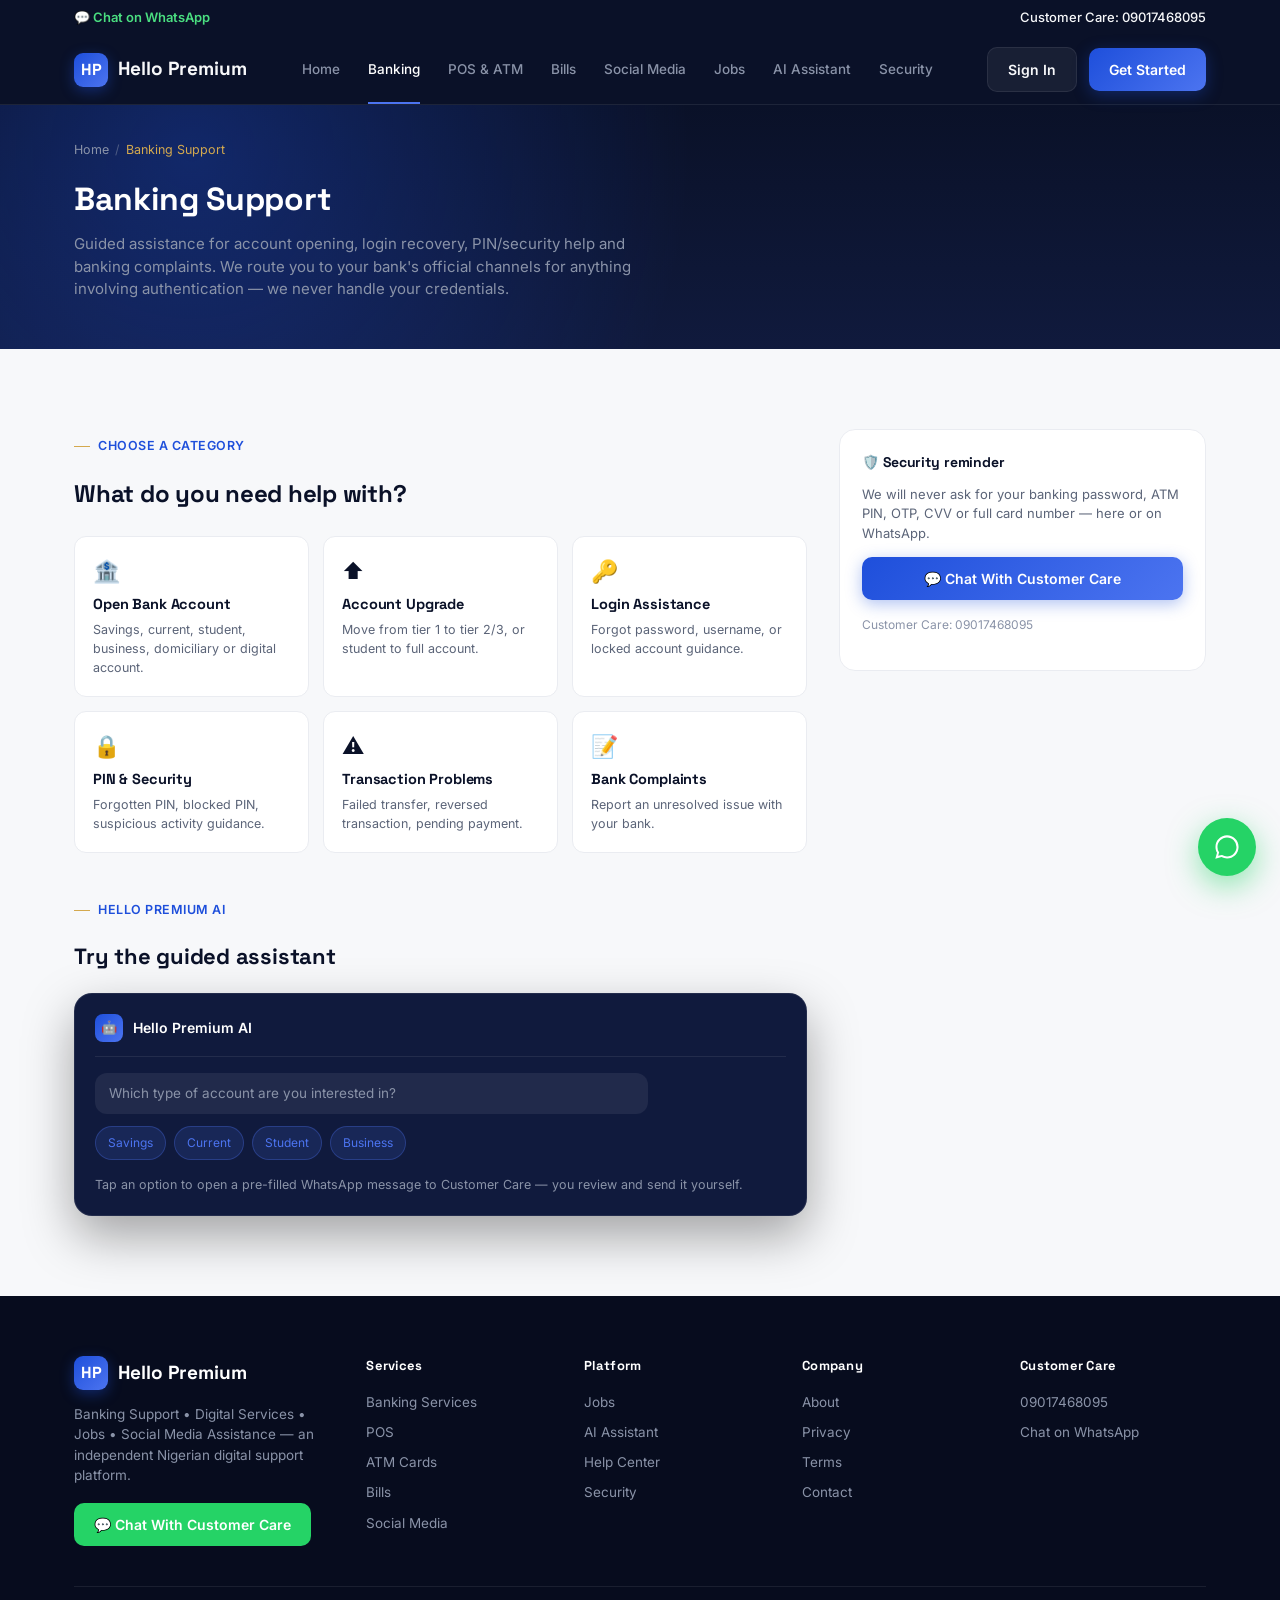
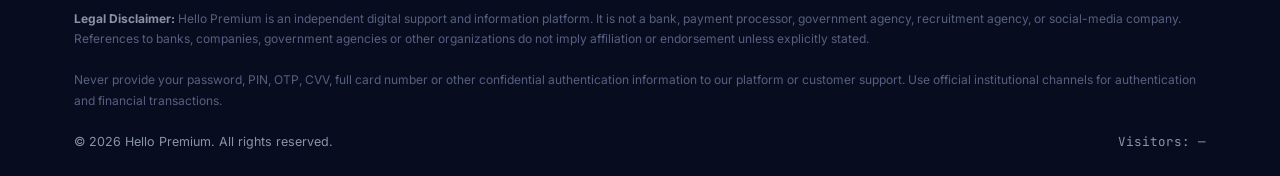
<file: banking.html>
<!DOCTYPE html>
<html lang="en">
<head>
<meta charset="UTF-8">
<meta name="viewport" content="width=device-width, initial-scale=1.0">
<title>Banking Support — Hello Premium</title>
<link rel="preconnect" href="https://fonts.googleapis.com">
<link href="https://fonts.googleapis.com/css2?family=Space+Grotesk:wght@500;600;700&family=Inter:wght@400;500;600;700&family=JetBrains+Mono:wght@400;500&display=swap" rel="stylesheet">
<link rel="stylesheet" href="shared.css">
</head>
<body data-page="banking">

<div class="topbar">
  <div class="wrap">
    <a class="wa-link" id="topWaBtn" data-wa>💬 Chat on WhatsApp</a>
    <a class="care">Customer Care: 09017468095</a>
  </div>
</div>

<header class="nav">
  <div class="wrap">
    <a class="brand" href="index.html"><div class="mark">HP</div> Hello Premium</a>
    <nav class="links">
      <a href="index.html" data-nav="home">Home</a>
      <a href="banking.html" data-nav="banking">Banking</a>
      <a href="pos-atm.html" data-nav="pos">POS &amp; ATM</a>
      <a href="bills.html" data-nav="bills">Bills</a>
      <a href="social-media.html" data-nav="social">Social Media</a>
      <a href="jobs.html" data-nav="jobs">Jobs</a>
      <a href="index.html#ai" data-nav="ai">AI Assistant</a>
      <a href="security.html" data-nav="security">Security</a>
    </nav>
    <div class="nav-actions">
      <a class="btn btn-ghost" href="security.html">Sign In</a>
      <a class="btn btn-primary" href="index.html#services">Get Started</a>
    </div>
    <button class="menu-toggle">☰</button>
  </div>
</header>

<section class="page-hero">
  <div class="wrap">
    <div class="breadcrumb"><a href="index.html">Home</a> <span class="sep">/</span> <span class="current">Banking Support</span></div>
    <h1>Banking Support</h1>
    <p>Guided assistance for account opening, login recovery, PIN/security help and banking complaints. We route you to your bank's official channels for anything involving authentication — we never handle your credentials.</p>
  </div>
</section>

<section class="section">
  <div class="wrap two-col">
    <div>
      <div class="section-head" style="margin-bottom:24px;">
        <div class="eyebrow" style="color:var(--blue);">Choose a category</div>
        <h2 style="font-size:24px;">What do you need help with?</h2>
      </div>
      <div class="option-grid">
        <div class="option-card" data-wa data-wa-message="Hello Customer Care, I want to open a bank account. Please guide me.">
          <div class="oi">🏦</div><h4>Open Bank Account</h4><p>Savings, current, student, business, domiciliary or digital account.</p>
        </div>
        <div class="option-card" data-wa data-wa-message="Hello Customer Care, I need help with account upgrade.">
          <div class="oi">⬆️</div><h4>Account Upgrade</h4><p>Move from tier 1 to tier 2/3, or student to full account.</p>
        </div>
        <div class="option-card" data-wa data-wa-message="Hello Customer Care, I'm having trouble with mobile/internet banking login.">
          <div class="oi">🔑</div><h4>Login Assistance</h4><p>Forgot password, username, or locked account guidance.</p>
        </div>
        <div class="option-card" data-wa data-wa-message="Hello Customer Care, I need PIN or security assistance.">
          <div class="oi">🔒</div><h4>PIN &amp; Security</h4><p>Forgotten PIN, blocked PIN, suspicious activity guidance.</p>
        </div>
        <div class="option-card" data-wa data-wa-message="Hello Customer Care, I'm having a transaction problem.">
          <div class="oi">⚠️</div><h4>Transaction Problems</h4><p>Failed transfer, reversed transaction, pending payment.</p>
        </div>
        <div class="option-card" data-wa data-wa-message="Hello Customer Care, I want to file a banking complaint.">
          <div class="oi">📝</div><h4>Bank Complaints</h4><p>Report an unresolved issue with your bank.</p>
        </div>
      </div>

      <div style="margin-top:40px;">
        <div class="section-head" style="margin-bottom:20px;">
          <div class="eyebrow" style="color:var(--blue);">Hello Premium AI</div>
          <h2 style="font-size:22px;">Try the guided assistant</h2>
        </div>
        <div class="chat-mock" style="background:var(--navy-2); border-radius:18px; padding:20px; border:1px solid var(--line);">
          <div class="chat-head" style="display:flex; align-items:center; gap:10px; padding-bottom:14px; border-bottom:1px solid var(--line); margin-bottom:16px;">
            <div class="mark" style="width:28px;height:28px;border-radius:8px;background:linear-gradient(135deg,var(--blue),var(--blue-light)); display:flex;align-items:center;justify-content:center; font-size:13px;">🤖</div>
            <span style="color:white; font-weight:600; font-size:14px;">Hello Premium AI</span>
          </div>
          <div class="bubble ai" style="background:rgba(255,255,255,0.07); color:var(--slate-dark); border-radius:12px; padding:11px 14px; font-size:13.5px; margin-bottom:12px;">Which type of account are you interested in?</div>
          <div class="chip-row" style="display:flex; flex-wrap:wrap; gap:8px; margin-bottom:16px;">
            <span class="chip" style="font-size:12px; padding:7px 12px; border-radius:20px; background:rgba(76,116,240,0.15); color:var(--blue-light); border:1px solid rgba(76,116,240,0.3); cursor:pointer;" data-wa data-wa-message="Hello Customer Care, I want to open a Savings account.">Savings</span>
            <span class="chip" style="font-size:12px; padding:7px 12px; border-radius:20px; background:rgba(76,116,240,0.15); color:var(--blue-light); border:1px solid rgba(76,116,240,0.3); cursor:pointer;" data-wa data-wa-message="Hello Customer Care, I want to open a Current account.">Current</span>
            <span class="chip" style="font-size:12px; padding:7px 12px; border-radius:20px; background:rgba(76,116,240,0.15); color:var(--blue-light); border:1px solid rgba(76,116,240,0.3); cursor:pointer;" data-wa data-wa-message="Hello Customer Care, I want to open a Student account.">Student</span>
            <span class="chip" style="font-size:12px; padding:7px 12px; border-radius:20px; background:rgba(76,116,240,0.15); color:var(--blue-light); border:1px solid rgba(76,116,240,0.3); cursor:pointer;" data-wa data-wa-message="Hello Customer Care, I want to open a Business account.">Business</span>
          </div>
          <p style="font-size:12.5px; color:var(--slate-dark);">Tap an option to open a pre-filled WhatsApp message to Customer Care — you review and send it yourself.</p>
        </div>
      </div>
    </div>

    <div class="side-panel">
      <h4>🛡️ Security reminder</h4>
      <p>We will never ask for your banking password, ATM PIN, OTP, CVV or full card number — here or on WhatsApp.</p>
      <a class="btn btn-primary btn-block" data-wa data-wa-message="Hello Customer Care, I need banking support.">💬 Chat With Customer Care</a>
      <p style="margin-top:16px; font-size:12px; color:var(--slate-dark);">Customer Care: 09017468095</p>
    </div>
  </div>
</section>

<footer>
  <div class="wrap">
    <div class="footer-grid">
      <div class="footer-brand">
        <div class="brand" style="color:white;"><div class="mark">HP</div> Hello Premium</div>
        <p>Banking Support • Digital Services • Jobs • Social Media Assistance — an independent Nigerian digital support platform.</p>
        <a class="btn btn-primary" style="background:#25D366; box-shadow:none;" data-wa>💬 Chat With Customer Care</a>
      </div>
      <div><h4>Services</h4><ul>
        <li><a href="banking.html">Banking Services</a></li>
        <li><a href="pos-atm.html">POS</a></li>
        <li><a href="pos-atm.html">ATM Cards</a></li>
        <li><a href="bills.html">Bills</a></li>
        <li><a href="social-media.html">Social Media</a></li>
      </ul></div>
      <div><h4>Platform</h4><ul>
        <li><a href="jobs.html">Jobs</a></li>
        <li><a href="index.html#ai">AI Assistant</a></li>
        <li><a href="security.html">Help Center</a></li>
        <li><a href="security.html">Security</a></li>
      </ul></div>
      <div><h4>Company</h4><ul>
        <li><a href="index.html">About</a></li>
        <li><a href="security.html">Privacy</a></li>
        <li><a href="security.html">Terms</a></li>
        <li><a data-wa>Contact</a></li>
      </ul></div>
      <div><h4>Customer Care</h4><ul>
        <li>09017468095</li>
        <li><a id="footerWaBtn" data-wa>Chat on WhatsApp</a></li>
      </ul></div>
    </div>
    <div class="footer-legal">
      <b>Legal Disclaimer:</b> Hello Premium is an independent digital support and information platform. It is not a bank, payment processor, government agency, recruitment agency, or social-media company. References to banks, companies, government agencies or other organizations do not imply affiliation or endorsement unless explicitly stated.<br><br>
      Never provide your password, PIN, OTP, CVV, full card number or other confidential authentication information to our platform or customer support. Use official institutional channels for authentication and financial transactions.
    </div>
    <div class="footer-bottom">
      <span>© 2026 Hello Premium. All rights reserved.</span>
      <span class="mono" id="footerVisitorCount">Visitors: —</span>
    </div>
  </div>
</footer>

<button class="wa-float" id="floatWaBtn" data-wa title="Chat on WhatsApp">
  <svg width="28" height="28" viewBox="0 0 24 24" fill="white"><path d="M12.04 2C6.58 2 2.13 6.45 2.13 11.91c0 1.75.46 3.45 1.32 4.95L2 22l5.29-1.39c1.44.79 3.06 1.2 4.72 1.2h.01c5.46 0 9.91-4.45 9.91-9.91C21.93 6.45 17.5 2 12.04 2zm0 18.09h-.01c-1.47 0-2.92-.4-4.19-1.14l-.3-.18-3.11.82.83-3.04-.2-.31a8.03 8.03 0 0 1-1.24-4.33c0-4.5 3.66-8.16 8.17-8.16 2.18 0 4.23.85 5.77 2.4a8.14 8.14 0 0 1 2.39 5.77c0 4.5-3.67 8.17-8.11 8.17z"/></svg>
</button>

<script src="shared.js"></script>

</body>
        </html>
</file>
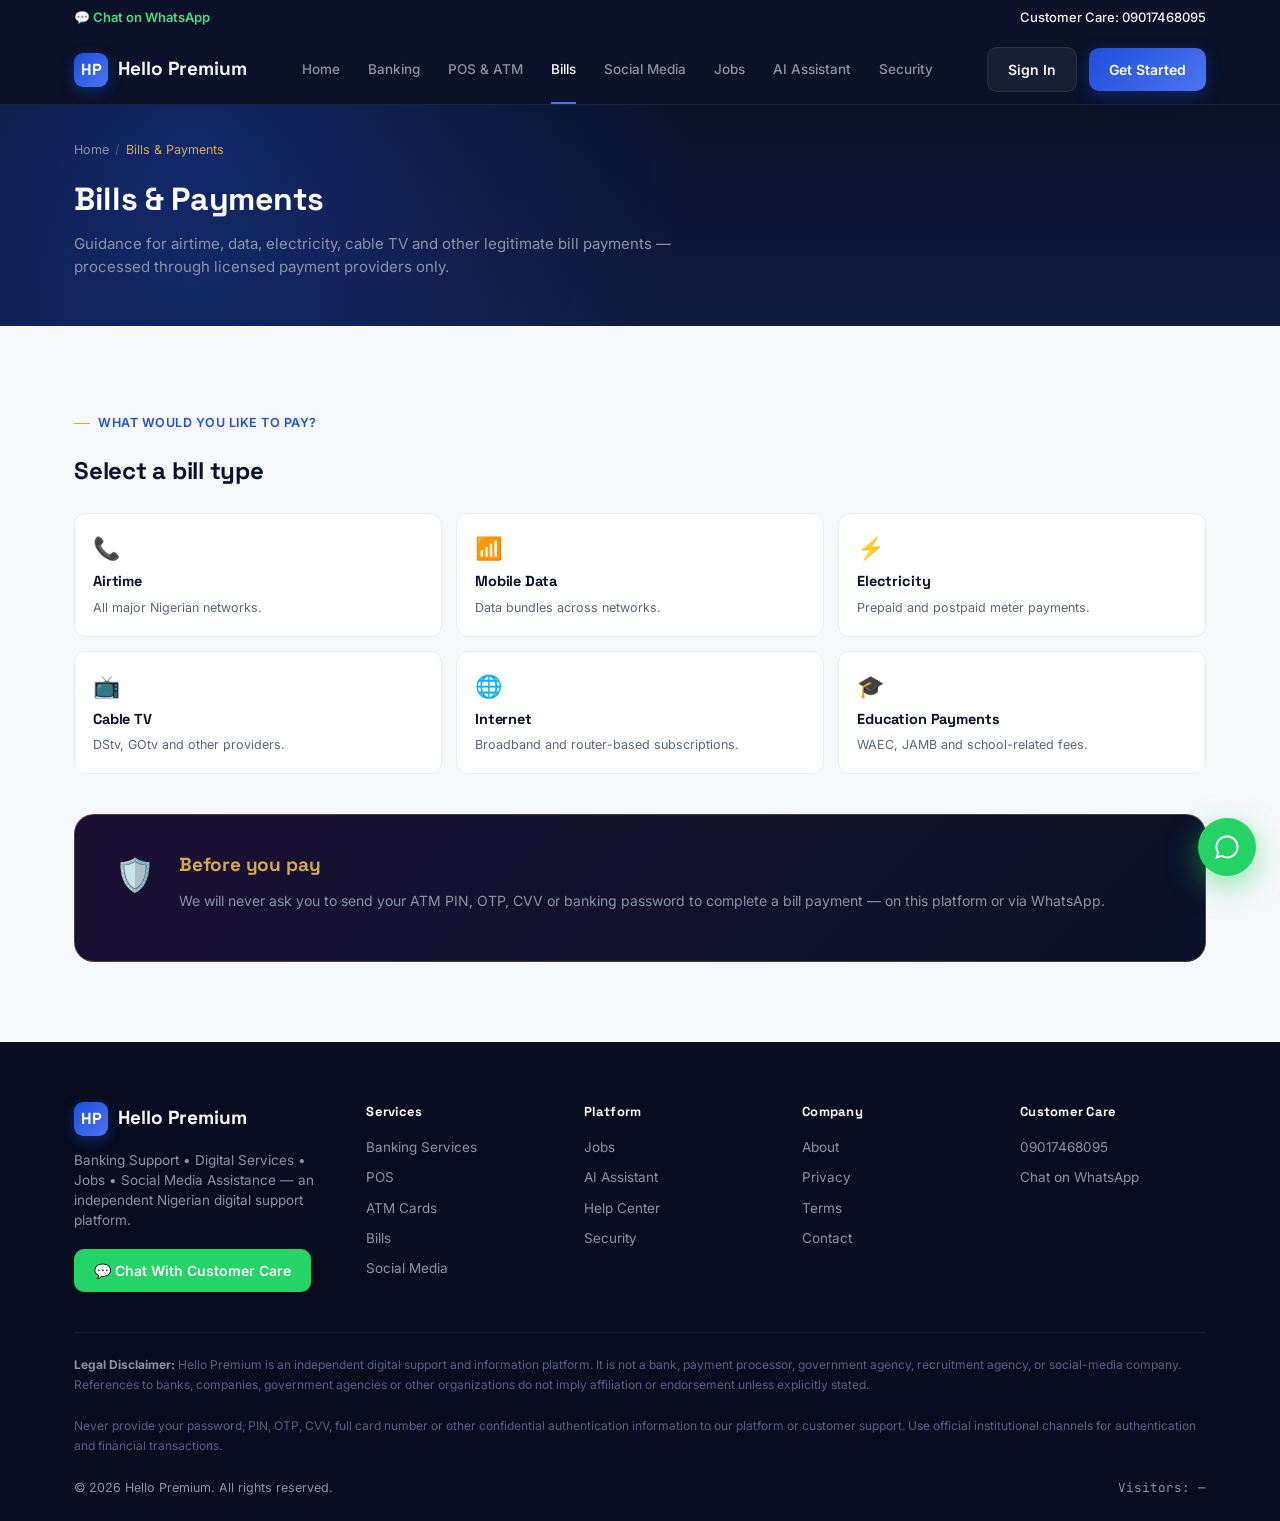
<file: bills.html>
<!DOCTYPE html>
<html lang="en">
<head>
<meta charset="UTF-8">
<meta name="viewport" content="width=device-width, initial-scale=1.0">
<title>Bills & Payments — Hello Premium</title>
<link rel="preconnect" href="https://fonts.googleapis.com">
<link href="https://fonts.googleapis.com/css2?family=Space+Grotesk:wght@500;600;700&family=Inter:wght@400;500;600;700&family=JetBrains+Mono:wght@400;500&display=swap" rel="stylesheet">
<link rel="stylesheet" href="shared.css">
</head>
<body data-page="bills">

<div class="topbar">
  <div class="wrap">
    <a class="wa-link" id="topWaBtn" data-wa>💬 Chat on WhatsApp</a>
    <a class="care">Customer Care: 09017468095</a>
  </div>
</div>

<header class="nav">
  <div class="wrap">
    <a class="brand" href="index.html"><div class="mark">HP</div> Hello Premium</a>
    <nav class="links">
      <a href="index.html" data-nav="home">Home</a>
      <a href="banking.html" data-nav="banking">Banking</a>
      <a href="pos-atm.html" data-nav="pos">POS &amp; ATM</a>
      <a href="bills.html" data-nav="bills">Bills</a>
      <a href="social-media.html" data-nav="social">Social Media</a>
      <a href="jobs.html" data-nav="jobs">Jobs</a>
      <a href="index.html#ai" data-nav="ai">AI Assistant</a>
      <a href="security.html" data-nav="security">Security</a>
    </nav>
    <div class="nav-actions">
      <a class="btn btn-ghost" href="security.html">Sign In</a>
      <a class="btn btn-primary" href="index.html#services">Get Started</a>
    </div>
    <button class="menu-toggle">☰</button>
  </div>
</header>

<section class="page-hero">
  <div class="wrap">
    <div class="breadcrumb"><a href="index.html">Home</a> <span class="sep">/</span> <span class="current">Bills &amp; Payments</span></div>
    <h1>Bills &amp; Payments</h1>
    <p>Guidance for airtime, data, electricity, cable TV and other legitimate bill payments — processed through licensed payment providers only.</p>
  </div>
</section>

<section class="section">
  <div class="wrap">
    <div class="section-head" style="margin-bottom:24px;">
      <div class="eyebrow" style="color:var(--blue);">What would you like to pay?</div>
      <h2 style="font-size:24px;">Select a bill type</h2>
    </div>
    <div class="option-grid">
      <div class="option-card" data-wa data-wa-message="Hello Customer Care, I want to buy airtime.">
        <div class="oi">📞</div><h4>Airtime</h4><p>All major Nigerian networks.</p>
      </div>
      <div class="option-card" data-wa data-wa-message="Hello Customer Care, I want to buy mobile data.">
        <div class="oi">📶</div><h4>Mobile Data</h4><p>Data bundles across networks.</p>
      </div>
      <div class="option-card" data-wa data-wa-message="Hello Customer Care, I want to pay my electricity bill.">
        <div class="oi">⚡</div><h4>Electricity</h4><p>Prepaid and postpaid meter payments.</p>
      </div>
      <div class="option-card" data-wa data-wa-message="Hello Customer Care, I want to pay my cable TV subscription.">
        <div class="oi">📺</div><h4>Cable TV</h4><p>DStv, GOtv and other providers.</p>
      </div>
      <div class="option-card" data-wa data-wa-message="Hello Customer Care, I want to pay for internet service.">
        <div class="oi">🌐</div><h4>Internet</h4><p>Broadband and router-based subscriptions.</p>
      </div>
      <div class="option-card" data-wa data-wa-message="Hello Customer Care, I need help with an education-related payment.">
        <div class="oi">🎓</div><h4>Education Payments</h4><p>WAEC, JAMB and school-related fees.</p>
      </div>
    </div>

    <div class="security-banner" style="margin-top:40px;">
      <div class="shield">🛡️</div>
      <div>
        <h3>Before you pay</h3>
        <p>We will never ask you to send your ATM PIN, OTP, CVV or banking password to complete a bill payment — on this platform or via WhatsApp.</p>
      </div>
    </div>
  </div>
</section>

<footer>
  <div class="wrap">
    <div class="footer-grid">
      <div class="footer-brand">
        <div class="brand" style="color:white;"><div class="mark">HP</div> Hello Premium</div>
        <p>Banking Support • Digital Services • Jobs • Social Media Assistance — an independent Nigerian digital support platform.</p>
        <a class="btn btn-primary" style="background:#25D366; box-shadow:none;" data-wa>💬 Chat With Customer Care</a>
      </div>
      <div><h4>Services</h4><ul>
        <li><a href="banking.html">Banking Services</a></li>
        <li><a href="pos-atm.html">POS</a></li>
        <li><a href="pos-atm.html">ATM Cards</a></li>
        <li><a href="bills.html">Bills</a></li>
        <li><a href="social-media.html">Social Media</a></li>
      </ul></div>
      <div><h4>Platform</h4><ul>
        <li><a href="jobs.html">Jobs</a></li>
        <li><a href="index.html#ai">AI Assistant</a></li>
        <li><a href="security.html">Help Center</a></li>
        <li><a href="security.html">Security</a></li>
      </ul></div>
      <div><h4>Company</h4><ul>
        <li><a href="index.html">About</a></li>
        <li><a href="security.html">Privacy</a></li>
        <li><a href="security.html">Terms</a></li>
        <li><a data-wa>Contact</a></li>
      </ul></div>
      <div><h4>Customer Care</h4><ul>
        <li>09017468095</li>
        <li><a id="footerWaBtn" data-wa>Chat on WhatsApp</a></li>
      </ul></div>
    </div>
    <div class="footer-legal">
      <b>Legal Disclaimer:</b> Hello Premium is an independent digital support and information platform. It is not a bank, payment processor, government agency, recruitment agency, or social-media company. References to banks, companies, government agencies or other organizations do not imply affiliation or endorsement unless explicitly stated.<br><br>
      Never provide your password, PIN, OTP, CVV, full card number or other confidential authentication information to our platform or customer support. Use official institutional channels for authentication and financial transactions.
    </div>
    <div class="footer-bottom">
      <span>© 2026 Hello Premium. All rights reserved.</span>
      <span class="mono" id="footerVisitorCount">Visitors: —</span>
    </div>
  </div>
</footer>

<button class="wa-float" id="floatWaBtn" data-wa title="Chat on WhatsApp">
  <svg width="28" height="28" viewBox="0 0 24 24" fill="white"><path d="M12.04 2C6.58 2 2.13 6.45 2.13 11.91c0 1.75.46 3.45 1.32 4.95L2 22l5.29-1.39c1.44.79 3.06 1.2 4.72 1.2h.01c5.46 0 9.91-4.45 9.91-9.91C21.93 6.45 17.5 2 12.04 2zm0 18.09h-.01c-1.47 0-2.92-.4-4.19-1.14l-.3-.18-3.11.82.83-3.04-.2-.31a8.03 8.03 0 0 1-1.24-4.33c0-4.5 3.66-8.16 8.17-8.16 2.18 0 4.23.85 5.77 2.4a8.14 8.14 0 0 1 2.39 5.77c0 4.5-3.67 8.17-8.11 8.17z"/></svg>
</button>

<script src="shared.js"></script>

</body>
                                                                                    </html>
</file>
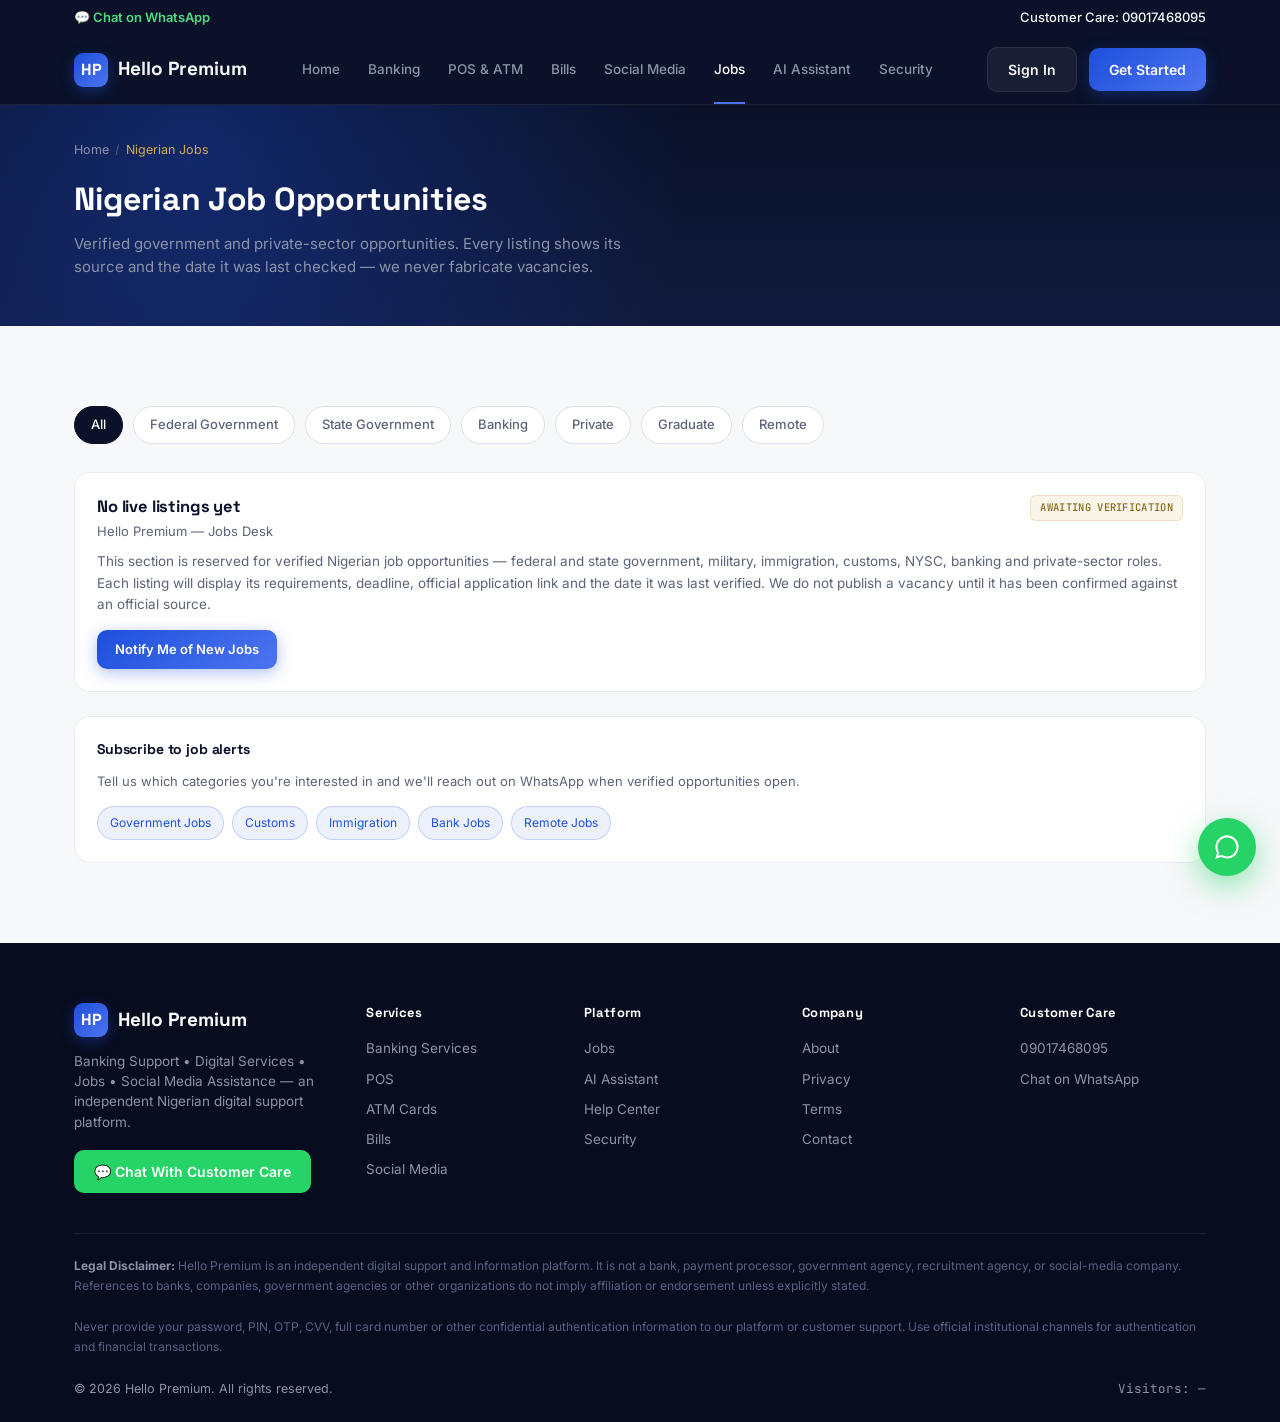
<file: jobs.html>
<!DOCTYPE html>
<html lang="en">
<head>
<meta charset="UTF-8">
<meta name="viewport" content="width=device-width, initial-scale=1.0">
<title>Nigerian Jobs — Hello Premium</title>
<link rel="preconnect" href="https://fonts.googleapis.com">
<link href="https://fonts.googleapis.com/css2?family=Space+Grotesk:wght@500;600;700&family=Inter:wght@400;500;600;700&family=JetBrains+Mono:wght@400;500&display=swap" rel="stylesheet">
<link rel="stylesheet" href="shared.css">
</head>
<body data-page="jobs">

<div class="topbar">
  <div class="wrap">
    <a class="wa-link" id="topWaBtn" data-wa>💬 Chat on WhatsApp</a>
    <a class="care">Customer Care: 09017468095</a>
  </div>
</div>

<header class="nav">
  <div class="wrap">
    <a class="brand" href="index.html"><div class="mark">HP</div> Hello Premium</a>
    <nav class="links">
      <a href="index.html" data-nav="home">Home</a>
      <a href="banking.html" data-nav="banking">Banking</a>
      <a href="pos-atm.html" data-nav="pos">POS &amp; ATM</a>
      <a href="bills.html" data-nav="bills">Bills</a>
      <a href="social-media.html" data-nav="social">Social Media</a>
      <a href="jobs.html" data-nav="jobs">Jobs</a>
      <a href="index.html#ai" data-nav="ai">AI Assistant</a>
      <a href="security.html" data-nav="security">Security</a>
    </nav>
    <div class="nav-actions">
      <a class="btn btn-ghost" href="security.html">Sign In</a>
      <a class="btn btn-primary" href="index.html#services">Get Started</a>
    </div>
    <button class="menu-toggle">☰</button>
  </div>
</header>

<section class="page-hero">
  <div class="wrap">
    <div class="breadcrumb"><a href="index.html">Home</a> <span class="sep">/</span> <span class="current">Nigerian Jobs</span></div>
    <h1>Nigerian Job Opportunities</h1>
    <p>Verified government and private-sector opportunities. Every listing shows its source and the date it was last checked — we never fabricate vacancies.</p>
  </div>
</section>

<section class="section">
  <div class="wrap">
    <div class="filter-row">
      <span class="filter-pill active">All</span>
      <span class="filter-pill">Federal Government</span>
      <span class="filter-pill">State Government</span>
      <span class="filter-pill">Banking</span>
      <span class="filter-pill">Private</span>
      <span class="filter-pill">Graduate</span>
      <span class="filter-pill">Remote</span>
    </div>

    <div class="job-card">
      <div class="jtop">
        <div>
          <h3>No live listings yet</h3>
          <div class="jorg">Hello Premium — Jobs Desk</div>
        </div>
        <span class="status-pill status-check">Awaiting verification</span>
      </div>
      <p style="font-size:13.5px; color:var(--slate); line-height:1.6;">
        This section is reserved for verified Nigerian job opportunities — federal and state government, military, immigration, customs, NYSC, banking and private-sector roles. Each listing will display its requirements, deadline, official application link and the date it was last verified. We do not publish a vacancy until it has been confirmed against an official source.
      </p>
      <div class="jactions">
        <a class="btn btn-primary" style="padding:10px 18px; font-size:13px;" data-wa data-wa-message="Hello Customer Care, please notify me when new Nigerian job opportunities are verified and posted.">Notify Me of New Jobs</a>
      </div>
    </div>

    <div class="side-panel" style="margin-top:24px; position:static;">
      <h4>Subscribe to job alerts</h4>
      <p>Tell us which categories you're interested in and we'll reach out on WhatsApp when verified opportunities open.</p>
      <div class="chip-row" style="display:flex; flex-wrap:wrap; gap:8px;">
        <span class="chip" style="font-size:12px; padding:7px 12px; border-radius:20px; background:rgba(30,79,219,0.08); color:var(--blue); border:1px solid rgba(30,79,219,0.2); cursor:pointer;" data-wa data-wa-message="Hello Customer Care, please notify me when Government Jobs open.">Government Jobs</span>
        <span class="chip" style="font-size:12px; padding:7px 12px; border-radius:20px; background:rgba(30,79,219,0.08); color:var(--blue); border:1px solid rgba(30,79,219,0.2); cursor:pointer;" data-wa data-wa-message="Hello Customer Care, please notify me when Nigerian Customs recruitment opens.">Customs</span>
        <span class="chip" style="font-size:12px; padding:7px 12px; border-radius:20px; background:rgba(30,79,219,0.08); color:var(--blue); border:1px solid rgba(30,79,219,0.2); cursor:pointer;" data-wa data-wa-message="Hello Customer Care, please notify me when Immigration recruitment opens.">Immigration</span>
        <span class="chip" style="font-size:12px; padding:7px 12px; border-radius:20px; background:rgba(30,79,219,0.08); color:var(--blue); border:1px solid rgba(30,79,219,0.2); cursor:pointer;" data-wa data-wa-message="Hello Customer Care, please notify me about Banking Jobs.">Bank Jobs</span>
        <span class="chip" style="font-size:12px; padding:7px 12px; border-radius:20px; background:rgba(30,79,219,0.08); color:var(--blue); border:1px solid rgba(30,79,219,0.2); cursor:pointer;" data-wa data-wa-message="Hello Customer Care, please notify me about Remote Jobs.">Remote Jobs</span>
      </div>
    </div>
  </div>
</section>

<footer>
  <div class="wrap">
    <div class="footer-grid">
      <div class="footer-brand">
        <div class="brand" style="color:white;"><div class="mark">HP</div> Hello Premium</div>
        <p>Banking Support • Digital Services • Jobs • Social Media Assistance — an independent Nigerian digital support platform.</p>
        <a class="btn btn-primary" style="background:#25D366; box-shadow:none;" data-wa>💬 Chat With Customer Care</a>
      </div>
      <div><h4>Services</h4><ul>
        <li><a href="banking.html">Banking Services</a></li>
        <li><a href="pos-atm.html">POS</a></li>
        <li><a href="pos-atm.html">ATM Cards</a></li>
        <li><a href="bills.html">Bills</a></li>
        <li><a href="social-media.html">Social Media</a></li>
      </ul></div>
      <div><h4>Platform</h4><ul>
        <li><a href="jobs.html">Jobs</a></li>
        <li><a href="index.html#ai">AI Assistant</a></li>
        <li><a href="security.html">Help Center</a></li>
        <li><a href="security.html">Security</a></li>
      </ul></div>
      <div><h4>Company</h4><ul>
        <li><a href="index.html">About</a></li>
        <li><a href="security.html">Privacy</a></li>
        <li><a href="security.html">Terms</a></li>
        <li><a data-wa>Contact</a></li>
      </ul></div>
      <div><h4>Customer Care</h4><ul>
        <li>09017468095</li>
        <li><a id="footerWaBtn" data-wa>Chat on WhatsApp</a></li>
      </ul></div>
    </div>
    <div class="footer-legal">
      <b>Legal Disclaimer:</b> Hello Premium is an independent digital support and information platform. It is not a bank, payment processor, government agency, recruitment agency, or social-media company. References to banks, companies, government agencies or other organizations do not imply affiliation or endorsement unless explicitly stated.<br><br>
      Never provide your password, PIN, OTP, CVV, full card number or other confidential authentication information to our platform or customer support. Use official institutional channels for authentication and financial transactions.
    </div>
    <div class="footer-bottom">
      <span>© 2026 Hello Premium. All rights reserved.</span>
      <span class="mono" id="footerVisitorCount">Visitors: —</span>
    </div>
  </div>
</footer>

<button class="wa-float" id="floatWaBtn" data-wa title="Chat on WhatsApp">
  <svg width="28" height="28" viewBox="0 0 24 24" fill="white"><path d="M12.04 2C6.58 2 2.13 6.45 2.13 11.91c0 1.75.46 3.45 1.32 4.95L2 22l5.29-1.39c1.44.79 3.06 1.2 4.72 1.2h.01c5.46 0 9.91-4.45 9.91-9.91C21.93 6.45 17.5 2 12.04 2zm0 18.09h-.01c-1.47 0-2.92-.4-4.19-1.14l-.3-.18-3.11.82.83-3.04-.2-.31a8.03 8.03 0 0 1-1.24-4.33c0-4.5 3.66-8.16 8.17-8.16 2.18 0 4.23.85 5.77 2.4a8.14 8.14 0 0 1 2.39 5.77c0 4.5-3.67 8.17-8.11 8.17z"/></svg>
</button>

<script src="shared.js"></script>

</body>
  </html>
</file>
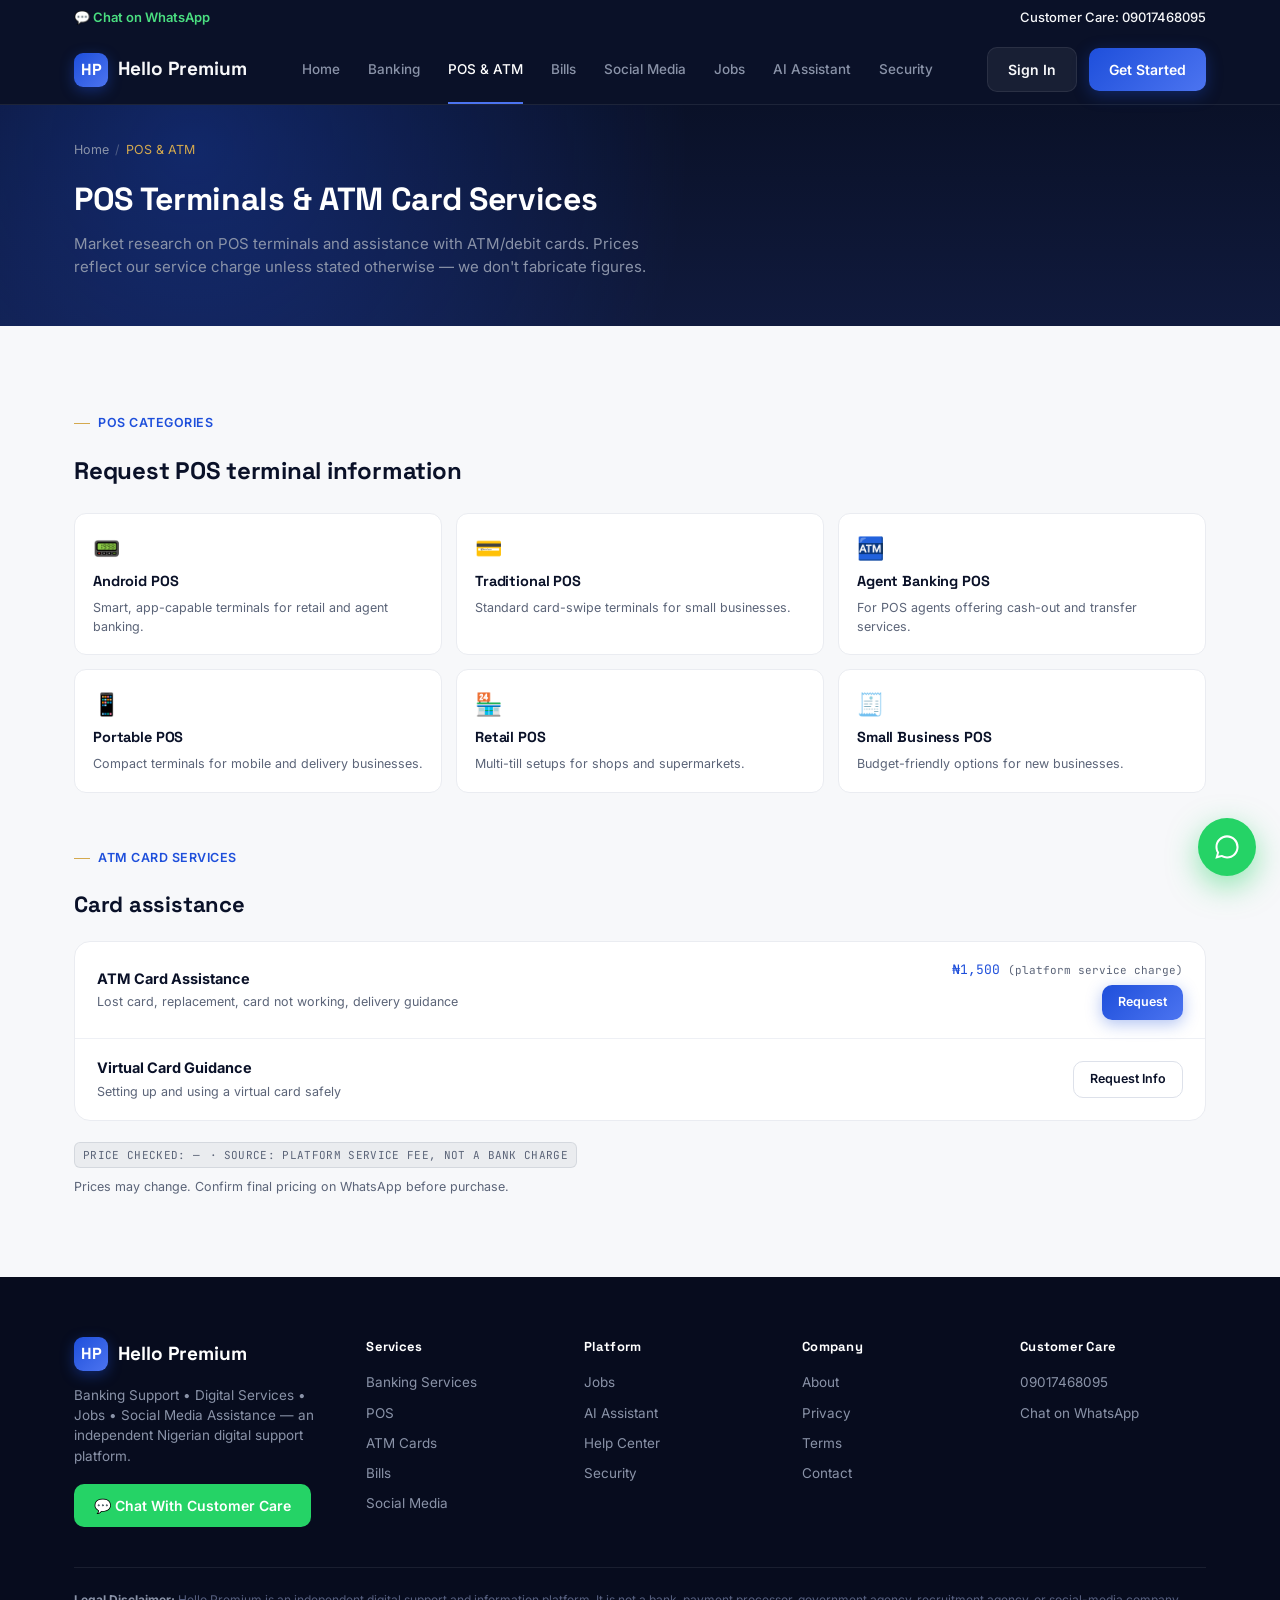
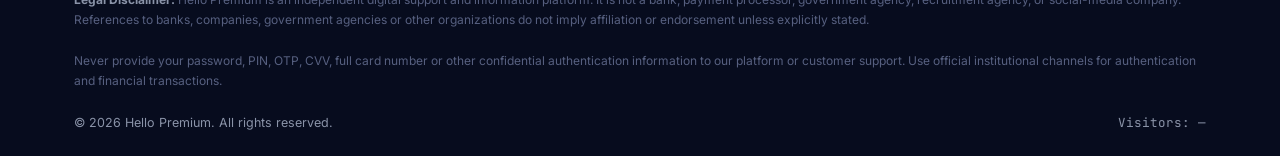
<file: pos-atm.html>
<!DOCTYPE html>
<html lang="en">
<head>
<meta charset="UTF-8">
<meta name="viewport" content="width=device-width, initial-scale=1.0">
<title>POS & ATM Services — Hello Premium</title>
<link rel="preconnect" href="https://fonts.googleapis.com">
<link href="https://fonts.googleapis.com/css2?family=Space+Grotesk:wght@500;600;700&family=Inter:wght@400;500;600;700&family=JetBrains+Mono:wght@400;500&display=swap" rel="stylesheet">
<link rel="stylesheet" href="shared.css">
</head>
<body data-page="pos">

<div class="topbar">
  <div class="wrap">
    <a class="wa-link" id="topWaBtn" data-wa>💬 Chat on WhatsApp</a>
    <a class="care">Customer Care: 09017468095</a>
  </div>
</div>

<header class="nav">
  <div class="wrap">
    <a class="brand" href="index.html"><div class="mark">HP</div> Hello Premium</a>
    <nav class="links">
      <a href="index.html" data-nav="home">Home</a>
      <a href="banking.html" data-nav="banking">Banking</a>
      <a href="pos-atm.html" data-nav="pos">POS &amp; ATM</a>
      <a href="bills.html" data-nav="bills">Bills</a>
      <a href="social-media.html" data-nav="social">Social Media</a>
      <a href="jobs.html" data-nav="jobs">Jobs</a>
      <a href="index.html#ai" data-nav="ai">AI Assistant</a>
      <a href="security.html" data-nav="security">Security</a>
    </nav>
    <div class="nav-actions">
      <a class="btn btn-ghost" href="security.html">Sign In</a>
      <a class="btn btn-primary" href="index.html#services">Get Started</a>
    </div>
    <button class="menu-toggle">☰</button>
  </div>
</header>

<section class="page-hero">
  <div class="wrap">
    <div class="breadcrumb"><a href="index.html">Home</a> <span class="sep">/</span> <span class="current">POS &amp; ATM</span></div>
    <h1>POS Terminals &amp; ATM Card Services</h1>
    <p>Market research on POS terminals and assistance with ATM/debit cards. Prices reflect our service charge unless stated otherwise — we don't fabricate figures.</p>
  </div>
</section>

<section class="section">
  <div class="wrap">
    <div class="section-head" style="margin-bottom:24px;">
      <div class="eyebrow" style="color:var(--blue);">POS Categories</div>
      <h2 style="font-size:24px;">Request POS terminal information</h2>
    </div>
    <div class="option-grid" style="margin-bottom:48px;">
      <div class="option-card" data-wa data-wa-message="Hello Customer Care, I need information on Android POS terminals.">
        <div class="oi">📟</div><h4>Android POS</h4><p>Smart, app-capable terminals for retail and agent banking.</p>
      </div>
      <div class="option-card" data-wa data-wa-message="Hello Customer Care, I need information on Traditional POS terminals.">
        <div class="oi">💳</div><h4>Traditional POS</h4><p>Standard card-swipe terminals for small businesses.</p>
      </div>
      <div class="option-card" data-wa data-wa-message="Hello Customer Care, I need information on Agent Banking POS.">
        <div class="oi">🏧</div><h4>Agent Banking POS</h4><p>For POS agents offering cash-out and transfer services.</p>
      </div>
      <div class="option-card" data-wa data-wa-message="Hello Customer Care, I need information on Portable POS.">
        <div class="oi">📱</div><h4>Portable POS</h4><p>Compact terminals for mobile and delivery businesses.</p>
      </div>
      <div class="option-card" data-wa data-wa-message="Hello Customer Care, I need information on Retail POS.">
        <div class="oi">🏪</div><h4>Retail POS</h4><p>Multi-till setups for shops and supermarkets.</p>
      </div>
      <div class="option-card" data-wa data-wa-message="Hello Customer Care, I need information on Small Business POS.">
        <div class="oi">🧾</div><h4>Small Business POS</h4><p>Budget-friendly options for new businesses.</p>
      </div>
    </div>

    <div class="section-head" style="margin-bottom:20px;">
      <div class="eyebrow" style="color:var(--blue);">ATM Card Services</div>
      <h2 style="font-size:22px;">Card assistance</h2>
    </div>
    <div class="list-panel" style="margin-bottom:20px;">
      <div class="list-row">
        <div>
          <div class="lr-title">ATM Card Assistance</div>
          <div class="lr-meta">Lost card, replacement, card not working, delivery guidance</div>
        </div>
        <div style="text-align:right;">
          <div class="mono" style="color:var(--blue); font-size:13px; margin-bottom:6px;">₦1,500 <span style="color:var(--slate); font-size:11px;">(platform service charge)</span></div>
          <a class="btn btn-primary" style="padding:8px 16px; font-size:12.5px;" data-wa data-wa-message="Hello Customer Care, I need ATM Card Assistance. Request: [describe your issue].">Request</a>
        </div>
      </div>
      <div class="list-row">
        <div>
          <div class="lr-title">Virtual Card Guidance</div>
          <div class="lr-meta">Setting up and using a virtual card safely</div>
        </div>
        <a class="btn btn-ghost" style="padding:8px 16px; font-size:12.5px; color:var(--navy); border-color:#DDE1EA;" data-wa data-wa-message="Hello Customer Care, I need virtual card guidance.">Request Info</a>
      </div>
    </div>
    <span class="vtag">Price checked: — <span style="margin-left:4px;">·</span> Source: platform service fee, not a bank charge</span>
    <p style="font-size:12.5px; color:var(--slate); margin-top:10px;">Prices may change. Confirm final pricing on WhatsApp before purchase.</p>
  </div>
</section>

<footer>
  <div class="wrap">
    <div class="footer-grid">
      <div class="footer-brand">
        <div class="brand" style="color:white;"><div class="mark">HP</div> Hello Premium</div>
        <p>Banking Support • Digital Services • Jobs • Social Media Assistance — an independent Nigerian digital support platform.</p>
        <a class="btn btn-primary" style="background:#25D366; box-shadow:none;" data-wa>💬 Chat With Customer Care</a>
      </div>
      <div><h4>Services</h4><ul>
        <li><a href="banking.html">Banking Services</a></li>
        <li><a href="pos-atm.html">POS</a></li>
        <li><a href="pos-atm.html">ATM Cards</a></li>
        <li><a href="bills.html">Bills</a></li>
        <li><a href="social-media.html">Social Media</a></li>
      </ul></div>
      <div><h4>Platform</h4><ul>
        <li><a href="jobs.html">Jobs</a></li>
        <li><a href="index.html#ai">AI Assistant</a></li>
        <li><a href="security.html">Help Center</a></li>
        <li><a href="security.html">Security</a></li>
      </ul></div>
      <div><h4>Company</h4><ul>
        <li><a href="index.html">About</a></li>
        <li><a href="security.html">Privacy</a></li>
        <li><a href="security.html">Terms</a></li>
        <li><a data-wa>Contact</a></li>
      </ul></div>
      <div><h4>Customer Care</h4><ul>
        <li>09017468095</li>
        <li><a id="footerWaBtn" data-wa>Chat on WhatsApp</a></li>
      </ul></div>
    </div>
    <div class="footer-legal">
      <b>Legal Disclaimer:</b> Hello Premium is an independent digital support and information platform. It is not a bank, payment processor, government agency, recruitment agency, or social-media company. References to banks, companies, government agencies or other organizations do not imply affiliation or endorsement unless explicitly stated.<br><br>
      Never provide your password, PIN, OTP, CVV, full card number or other confidential authentication information to our platform or customer support. Use official institutional channels for authentication and financial transactions.
    </div>
    <div class="footer-bottom">
      <span>© 2026 Hello Premium. All rights reserved.</span>
      <span class="mono" id="footerVisitorCount">Visitors: —</span>
    </div>
  </div>
</footer>

<button class="wa-float" id="floatWaBtn" data-wa title="Chat on WhatsApp">
  <svg width="28" height="28" viewBox="0 0 24 24" fill="white"><path d="M12.04 2C6.58 2 2.13 6.45 2.13 11.91c0 1.75.46 3.45 1.32 4.95L2 22l5.29-1.39c1.44.79 3.06 1.2 4.72 1.2h.01c5.46 0 9.91-4.45 9.91-9.91C21.93 6.45 17.5 2 12.04 2zm0 18.09h-.01c-1.47 0-2.92-.4-4.19-1.14l-.3-.18-3.11.82.83-3.04-.2-.31a8.03 8.03 0 0 1-1.24-4.33c0-4.5 3.66-8.16 8.17-8.16 2.18 0 4.23.85 5.77 2.4a8.14 8.14 0 0 1 2.39 5.77c0 4.5-3.67 8.17-8.11 8.17z"/></svg>
</button>

<script src="shared.js"></script>

</body>
  </html>
</file>
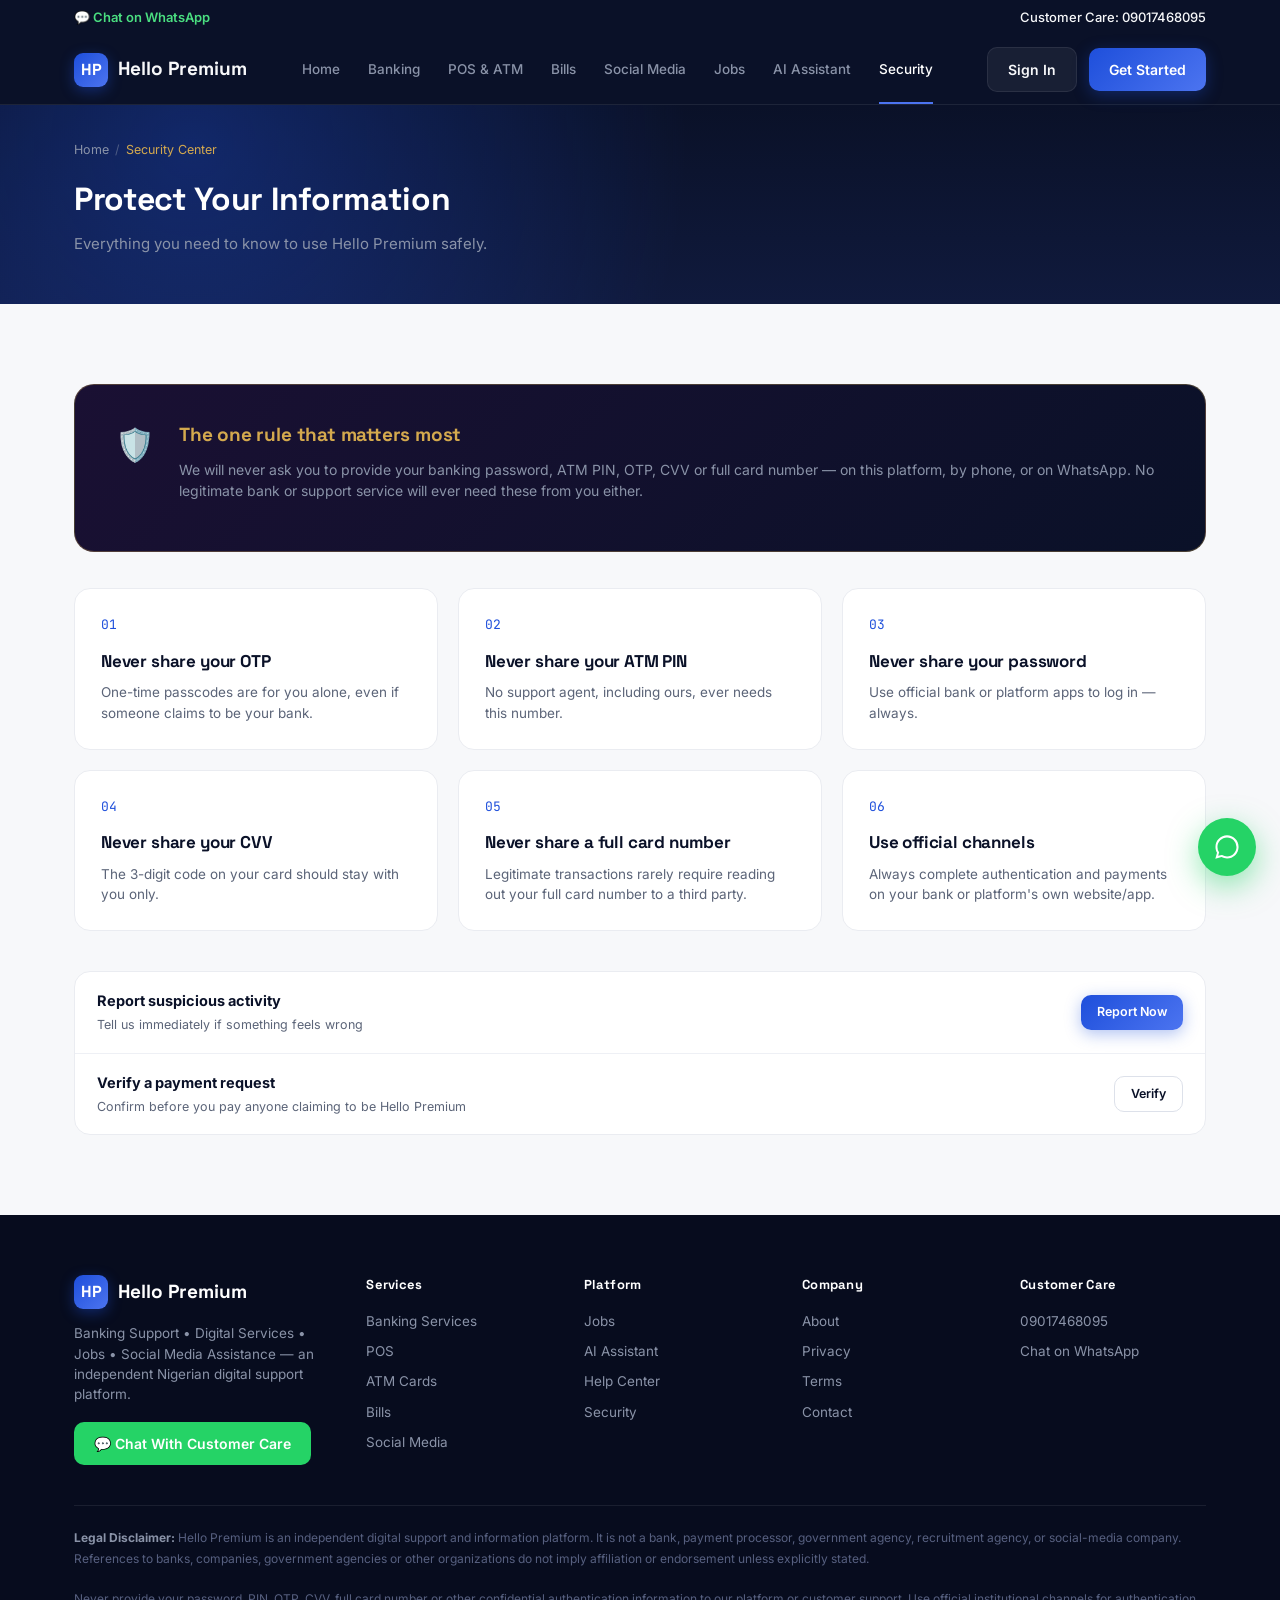
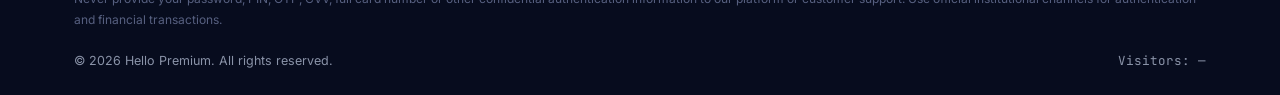
<file: security.html>
<!DOCTYPE html>
<html lang="en">
<head>
<meta charset="UTF-8">
<meta name="viewport" content="width=device-width, initial-scale=1.0">
<title>Security Center — Hello Premium</title>
<link rel="preconnect" href="https://fonts.googleapis.com">
<link href="https://fonts.googleapis.com/css2?family=Space+Grotesk:wght@500;600;700&family=Inter:wght@400;500;600;700&family=JetBrains+Mono:wght@400;500&display=swap" rel="stylesheet">
<link rel="stylesheet" href="shared.css">
</head>
<body data-page="security">

<div class="topbar">
  <div class="wrap">
    <a class="wa-link" id="topWaBtn" data-wa>💬 Chat on WhatsApp</a>
    <a class="care">Customer Care: 09017468095</a>
  </div>
</div>

<header class="nav">
  <div class="wrap">
    <a class="brand" href="index.html"><div class="mark">HP</div> Hello Premium</a>
    <nav class="links">
      <a href="index.html" data-nav="home">Home</a>
      <a href="banking.html" data-nav="banking">Banking</a>
      <a href="pos-atm.html" data-nav="pos">POS &amp; ATM</a>
      <a href="bills.html" data-nav="bills">Bills</a>
      <a href="social-media.html" data-nav="social">Social Media</a>
      <a href="jobs.html" data-nav="jobs">Jobs</a>
      <a href="index.html#ai" data-nav="ai">AI Assistant</a>
      <a href="security.html" data-nav="security">Security</a>
    </nav>
    <div class="nav-actions">
      <a class="btn btn-ghost" href="security.html">Sign In</a>
      <a class="btn btn-primary" href="index.html#services">Get Started</a>
    </div>
    <button class="menu-toggle">☰</button>
  </div>
</header>

<section class="page-hero">
  <div class="wrap">
    <div class="breadcrumb"><a href="index.html">Home</a> <span class="sep">/</span> <span class="current">Security Center</span></div>
    <h1>Protect Your Information</h1>
    <p>Everything you need to know to use Hello Premium safely.</p>
  </div>
</section>

<section class="section">
  <div class="wrap">
    <div class="security-banner" style="margin-bottom:36px;">
      <div class="shield">🛡️</div>
      <div>
        <h3>The one rule that matters most</h3>
        <p>We will never ask you to provide your banking password, ATM PIN, OTP, CVV or full card number — on this platform, by phone, or on WhatsApp. No legitimate bank or support service will ever need these from you either.</p>
      </div>
    </div>

    <div class="why-grid" style="margin-bottom:40px;">
      <div class="why-card" style="background:white; border-color:#EAECF1;">
        <div class="num mono" style="color:var(--blue);">01</div>
        <h3 style="color:var(--navy);">Never share your OTP</h3>
        <p style="color:var(--slate);">One-time passcodes are for you alone, even if someone claims to be your bank.</p>
      </div>
      <div class="why-card" style="background:white; border-color:#EAECF1;">
        <div class="num mono" style="color:var(--blue);">02</div>
        <h3 style="color:var(--navy);">Never share your ATM PIN</h3>
        <p style="color:var(--slate);">No support agent, including ours, ever needs this number.</p>
      </div>
      <div class="why-card" style="background:white; border-color:#EAECF1;">
        <div class="num mono" style="color:var(--blue);">03</div>
        <h3 style="color:var(--navy);">Never share your password</h3>
        <p style="color:var(--slate);">Use official bank or platform apps to log in — always.</p>
      </div>
      <div class="why-card" style="background:white; border-color:#EAECF1;">
        <div class="num mono" style="color:var(--blue);">04</div>
        <h3 style="color:var(--navy);">Never share your CVV</h3>
        <p style="color:var(--slate);">The 3-digit code on your card should stay with you only.</p>
      </div>
      <div class="why-card" style="background:white; border-color:#EAECF1;">
        <div class="num mono" style="color:var(--blue);">05</div>
        <h3 style="color:var(--navy);">Never share a full card number</h3>
        <p style="color:var(--slate);">Legitimate transactions rarely require reading out your full card number to a third party.</p>
      </div>
      <div class="why-card" style="background:white; border-color:#EAECF1;">
        <div class="num mono" style="color:var(--blue);">06</div>
        <h3 style="color:var(--navy);">Use official channels</h3>
        <p style="color:var(--slate);">Always complete authentication and payments on your bank or platform's own website/app.</p>
      </div>
    </div>

    <div class="list-panel">
      <div class="list-row"><div><div class="lr-title">Report suspicious activity</div><div class="lr-meta">Tell us immediately if something feels wrong</div></div>
        <a class="btn btn-primary" style="padding:8px 16px; font-size:12.5px;" data-wa data-wa-message="Hello Customer Care, I want to report suspicious activity.">Report Now</a>
      </div>
      <div class="list-row"><div><div class="lr-title">Verify a payment request</div><div class="lr-meta">Confirm before you pay anyone claiming to be Hello Premium</div></div>
        <a class="btn btn-ghost" style="padding:8px 16px; font-size:12.5px; color:var(--navy); border-color:#DDE1EA;" data-wa data-wa-message="Hello Customer Care, I want to verify a payment request.">Verify</a>
      </div>
    </div>
  </div>
</section>

<footer>
  <div class="wrap">
    <div class="footer-grid">
      <div class="footer-brand">
        <div class="brand" style="color:white;"><div class="mark">HP</div> Hello Premium</div>
        <p>Banking Support • Digital Services • Jobs • Social Media Assistance — an independent Nigerian digital support platform.</p>
        <a class="btn btn-primary" style="background:#25D366; box-shadow:none;" data-wa>💬 Chat With Customer Care</a>
      </div>
      <div><h4>Services</h4><ul>
        <li><a href="banking.html">Banking Services</a></li>
        <li><a href="pos-atm.html">POS</a></li>
        <li><a href="pos-atm.html">ATM Cards</a></li>
        <li><a href="bills.html">Bills</a></li>
        <li><a href="social-media.html">Social Media</a></li>
      </ul></div>
      <div><h4>Platform</h4><ul>
        <li><a href="jobs.html">Jobs</a></li>
        <li><a href="index.html#ai">AI Assistant</a></li>
        <li><a href="security.html">Help Center</a></li>
        <li><a href="security.html">Security</a></li>
      </ul></div>
      <div><h4>Company</h4><ul>
        <li><a href="index.html">About</a></li>
        <li><a href="security.html">Privacy</a></li>
        <li><a href="security.html">Terms</a></li>
        <li><a data-wa>Contact</a></li>
      </ul></div>
      <div><h4>Customer Care</h4><ul>
        <li>09017468095</li>
        <li><a id="footerWaBtn" data-wa>Chat on WhatsApp</a></li>
      </ul></div>
    </div>
    <div class="footer-legal">
      <b>Legal Disclaimer:</b> Hello Premium is an independent digital support and information platform. It is not a bank, payment processor, government agency, recruitment agency, or social-media company. References to banks, companies, government agencies or other organizations do not imply affiliation or endorsement unless explicitly stated.<br><br>
      Never provide your password, PIN, OTP, CVV, full card number or other confidential authentication information to our platform or customer support. Use official institutional channels for authentication and financial transactions.
    </div>
    <div class="footer-bottom">
      <span>© 2026 Hello Premium. All rights reserved.</span>
      <span class="mono" id="footerVisitorCount">Visitors: —</span>
    </div>
  </div>
</footer>

<button class="wa-float" id="floatWaBtn" data-wa title="Chat on WhatsApp">
  <svg width="28" height="28" viewBox="0 0 24 24" fill="white"><path d="M12.04 2C6.58 2 2.13 6.45 2.13 11.91c0 1.75.46 3.45 1.32 4.95L2 22l5.29-1.39c1.44.79 3.06 1.2 4.72 1.2h.01c5.46 0 9.91-4.45 9.91-9.91C21.93 6.45 17.5 2 12.04 2zm0 18.09h-.01c-1.47 0-2.92-.4-4.19-1.14l-.3-.18-3.11.82.83-3.04-.2-.31a8.03 8.03 0 0 1-1.24-4.33c0-4.5 3.66-8.16 8.17-8.16 2.18 0 4.23.85 5.77 2.4a8.14 8.14 0 0 1 2.39 5.77c0 4.5-3.67 8.17-8.11 8.17z"/></svg>
</button>

<script src="shared.js"></script>

</body>
  </html>
</file>
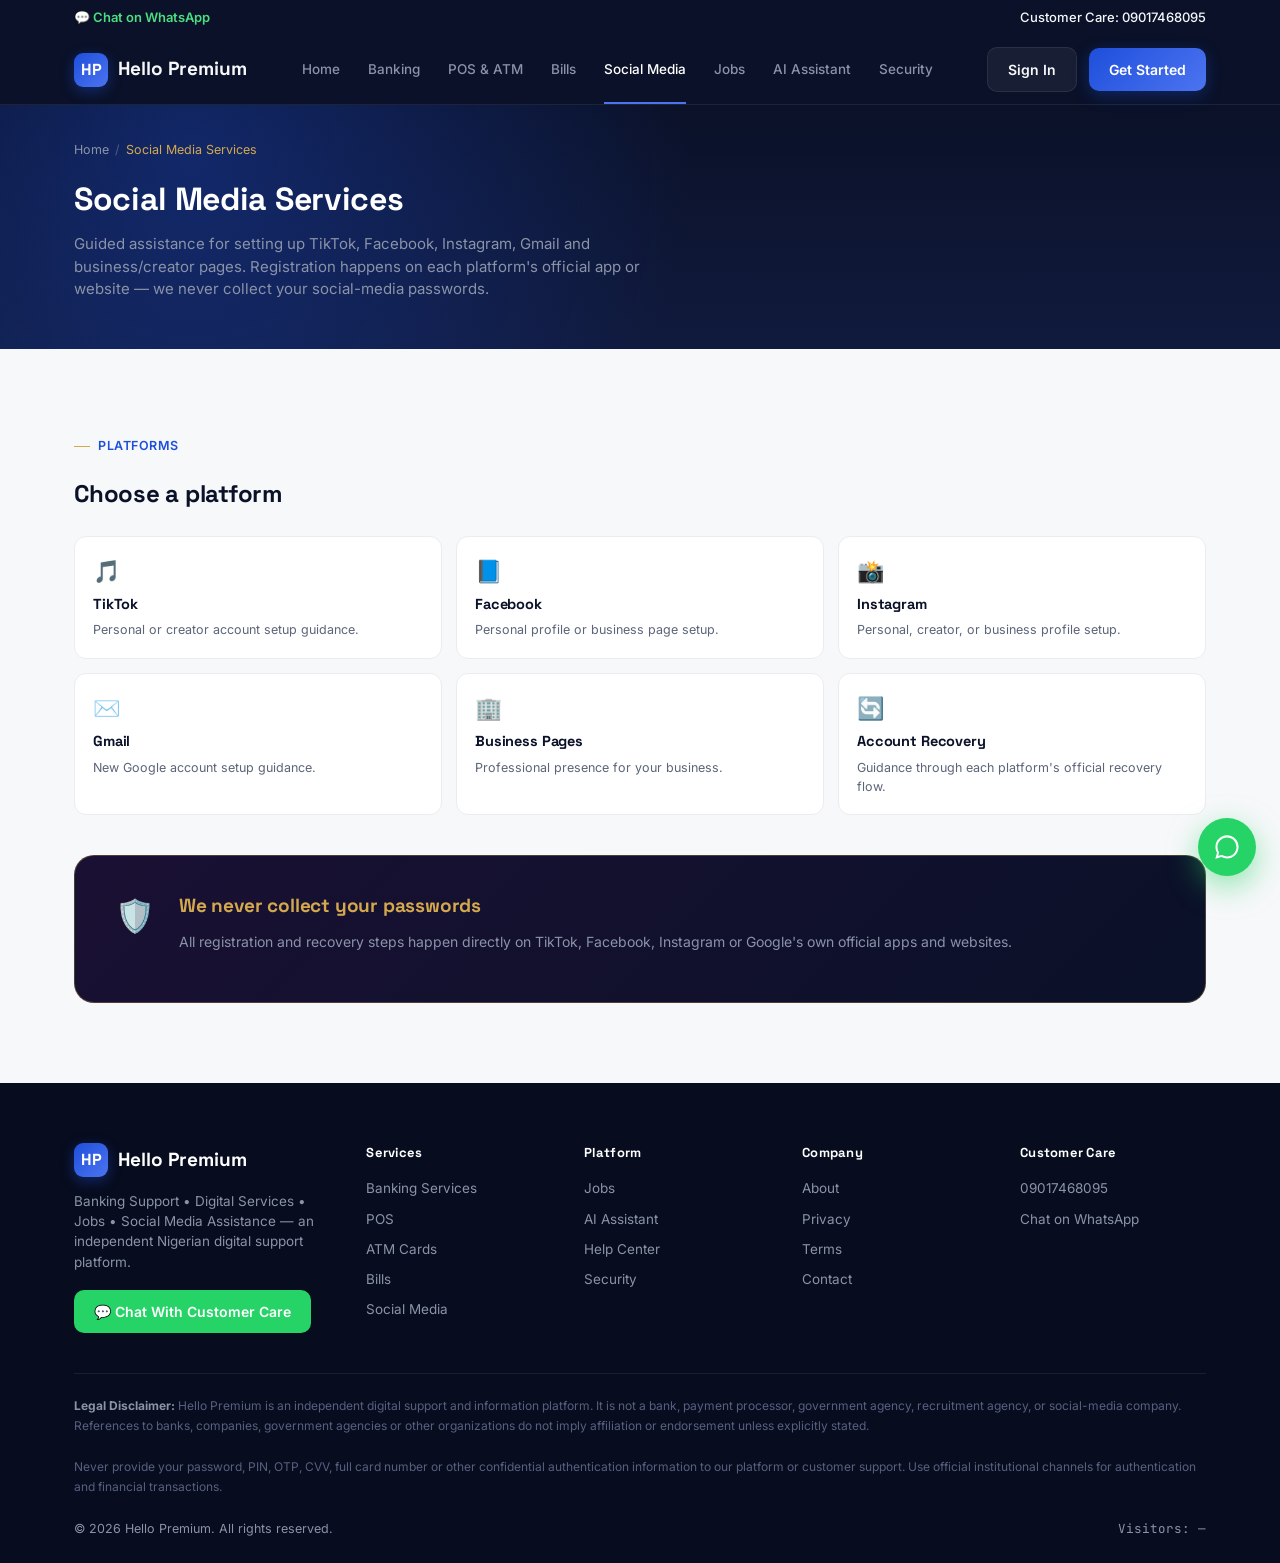
<file: social-media.html>
<!DOCTYPE html>
<html lang="en">
<head>
<meta charset="UTF-8">
<meta name="viewport" content="width=device-width, initial-scale=1.0">
<title>Social Media Services — Hello Premium</title>
<link rel="preconnect" href="https://fonts.googleapis.com">
<link href="https://fonts.googleapis.com/css2?family=Space+Grotesk:wght@500;600;700&family=Inter:wght@400;500;600;700&family=JetBrains+Mono:wght@400;500&display=swap" rel="stylesheet">
<link rel="stylesheet" href="shared.css">
</head>
<body data-page="social">

<div class="topbar">
  <div class="wrap">
    <a class="wa-link" id="topWaBtn" data-wa>💬 Chat on WhatsApp</a>
    <a class="care">Customer Care: 09017468095</a>
  </div>
</div>

<header class="nav">
  <div class="wrap">
    <a class="brand" href="index.html"><div class="mark">HP</div> Hello Premium</a>
    <nav class="links">
      <a href="index.html" data-nav="home">Home</a>
      <a href="banking.html" data-nav="banking">Banking</a>
      <a href="pos-atm.html" data-nav="pos">POS &amp; ATM</a>
      <a href="bills.html" data-nav="bills">Bills</a>
      <a href="social-media.html" data-nav="social">Social Media</a>
      <a href="jobs.html" data-nav="jobs">Jobs</a>
      <a href="index.html#ai" data-nav="ai">AI Assistant</a>
      <a href="security.html" data-nav="security">Security</a>
    </nav>
    <div class="nav-actions">
      <a class="btn btn-ghost" href="security.html">Sign In</a>
      <a class="btn btn-primary" href="index.html#services">Get Started</a>
    </div>
    <button class="menu-toggle">☰</button>
  </div>
</header>

<section class="page-hero">
  <div class="wrap">
    <div class="breadcrumb"><a href="index.html">Home</a> <span class="sep">/</span> <span class="current">Social Media Services</span></div>
    <h1>Social Media Services</h1>
    <p>Guided assistance for setting up TikTok, Facebook, Instagram, Gmail and business/creator pages. Registration happens on each platform's official app or website — we never collect your social-media passwords.</p>
  </div>
</section>

<section class="section">
  <div class="wrap">
    <div class="section-head" style="margin-bottom:24px;">
      <div class="eyebrow" style="color:var(--blue);">Platforms</div>
      <h2 style="font-size:24px;">Choose a platform</h2>
    </div>
    <div class="option-grid">
      <div class="option-card" data-wa data-wa-message="Hello Customer Care, I need help setting up a TikTok account.">
        <div class="oi">🎵</div><h4>TikTok</h4><p>Personal or creator account setup guidance.</p>
      </div>
      <div class="option-card" data-wa data-wa-message="Hello Customer Care, I need help setting up a Facebook account or page.">
        <div class="oi">📘</div><h4>Facebook</h4><p>Personal profile or business page setup.</p>
      </div>
      <div class="option-card" data-wa data-wa-message="Hello Customer Care, I need help setting up an Instagram account.">
        <div class="oi">📸</div><h4>Instagram</h4><p>Personal, creator, or business profile setup.</p>
      </div>
      <div class="option-card" data-wa data-wa-message="Hello Customer Care, I need help setting up a Gmail account.">
        <div class="oi">✉️</div><h4>Gmail</h4><p>New Google account setup guidance.</p>
      </div>
      <div class="option-card" data-wa data-wa-message="Hello Customer Care, I need help with a business page setup.">
        <div class="oi">🏢</div><h4>Business Pages</h4><p>Professional presence for your business.</p>
      </div>
      <div class="option-card" data-wa data-wa-message="Hello Customer Care, I need help recovering a social media account.">
        <div class="oi">🔄</div><h4>Account Recovery</h4><p>Guidance through each platform's official recovery flow.</p>
      </div>
    </div>

    <div class="security-banner" style="margin-top:40px;">
      <div class="shield">🛡️</div>
      <div>
        <h3>We never collect your passwords</h3>
        <p>All registration and recovery steps happen directly on TikTok, Facebook, Instagram or Google's own official apps and websites.</p>
      </div>
    </div>
  </div>
</section>

<footer>
  <div class="wrap">
    <div class="footer-grid">
      <div class="footer-brand">
        <div class="brand" style="color:white;"><div class="mark">HP</div> Hello Premium</div>
        <p>Banking Support • Digital Services • Jobs • Social Media Assistance — an independent Nigerian digital support platform.</p>
        <a class="btn btn-primary" style="background:#25D366; box-shadow:none;" data-wa>💬 Chat With Customer Care</a>
      </div>
      <div><h4>Services</h4><ul>
        <li><a href="banking.html">Banking Services</a></li>
        <li><a href="pos-atm.html">POS</a></li>
        <li><a href="pos-atm.html">ATM Cards</a></li>
        <li><a href="bills.html">Bills</a></li>
        <li><a href="social-media.html">Social Media</a></li>
      </ul></div>
      <div><h4>Platform</h4><ul>
        <li><a href="jobs.html">Jobs</a></li>
        <li><a href="index.html#ai">AI Assistant</a></li>
        <li><a href="security.html">Help Center</a></li>
        <li><a href="security.html">Security</a></li>
      </ul></div>
      <div><h4>Company</h4><ul>
        <li><a href="index.html">About</a></li>
        <li><a href="security.html">Privacy</a></li>
        <li><a href="security.html">Terms</a></li>
        <li><a data-wa>Contact</a></li>
      </ul></div>
      <div><h4>Customer Care</h4><ul>
        <li>09017468095</li>
        <li><a id="footerWaBtn" data-wa>Chat on WhatsApp</a></li>
      </ul></div>
    </div>
    <div class="footer-legal">
      <b>Legal Disclaimer:</b> Hello Premium is an independent digital support and information platform. It is not a bank, payment processor, government agency, recruitment agency, or social-media company. References to banks, companies, government agencies or other organizations do not imply affiliation or endorsement unless explicitly stated.<br><br>
      Never provide your password, PIN, OTP, CVV, full card number or other confidential authentication information to our platform or customer support. Use official institutional channels for authentication and financial transactions.
    </div>
    <div class="footer-bottom">
      <span>© 2026 Hello Premium. All rights reserved.</span>
      <span class="mono" id="footerVisitorCount">Visitors: —</span>
    </div>
  </div>
</footer>

<button class="wa-float" id="floatWaBtn" data-wa title="Chat on WhatsApp">
  <svg width="28" height="28" viewBox="0 0 24 24" fill="white"><path d="M12.04 2C6.58 2 2.13 6.45 2.13 11.91c0 1.75.46 3.45 1.32 4.95L2 22l5.29-1.39c1.44.79 3.06 1.2 4.72 1.2h.01c5.46 0 9.91-4.45 9.91-9.91C21.93 6.45 17.5 2 12.04 2zm0 18.09h-.01c-1.47 0-2.92-.4-4.19-1.14l-.3-.18-3.11.82.83-3.04-.2-.31a8.03 8.03 0 0 1-1.24-4.33c0-4.5 3.66-8.16 8.17-8.16 2.18 0 4.23.85 5.77 2.4a8.14 8.14 0 0 1 2.39 5.77c0 4.5-3.67 8.17-8.11 8.17z"/></svg>
</button>

<script src="shared.js"></script>

</body>
  </html>
</file>
<file: shared.css>
:root{
    --navy:#0A1128;
    --navy-2:#101A3D;
    --blue:#1E4FDB;
    --blue-light:#4C74F0;
    --gold:#D4A94E;
    --white:#F7F8FA;
    --slate:#5B6478;
    --slate-dark:#8A93A8;
    --line:rgba(255,255,255,0.08);
    --radius:16px;
  }
  *{box-sizing:border-box; margin:0; padding:0;}
  html{scroll-behavior:smooth;}
  body{
    background:var(--white);
    color:var(--navy);
    font-family:'Inter',sans-serif;
    line-height:1.5;
    -webkit-font-smoothing:antialiased;
  }
  h1,h2,h3,h4{font-family:'Space Grotesk',sans-serif; letter-spacing:-0.01em;}
  .mono{font-family:'JetBrains Mono',monospace;}
  a{color:inherit; text-decoration:none;}
  img{max-width:100%; display:block;}
  .wrap{max-width:1180px; margin:0 auto; padding:0 24px;}

  /* verification tag - the signature element */
  .vtag{
    display:inline-flex; align-items:center; gap:6px;
    font-family:'JetBrains Mono',monospace;
    font-size:11px;
    letter-spacing:0.03em;
    color:var(--slate);
    background:rgba(91,100,120,0.08);
    border:1px solid rgba(91,100,120,0.15);
    border-radius:6px;
    padding:4px 8px;
    text-transform:uppercase;
  }
  .vtag.gold{ color:#8a6a1f; background:rgba(212,169,78,0.12); border-color:rgba(212,169,78,0.35); }
  .vtag .dot{width:6px;height:6px;border-radius:50%;background:#2CB67D;flex-shrink:0;}

  /* ===== TOP BAR ===== */
  .topbar{
    background:var(--navy);
    color:var(--slate-dark);
    font-size:13px;
  }
  .topbar .wrap{
    display:flex; justify-content:space-between; align-items:center;
    padding-top:8px; padding-bottom:8px;
  }
  .topbar a{color:var(--slate-dark); display:flex; align-items:center; gap:6px;}
  .topbar .care{color:var(--white); font-weight:500;}
  .topbar .wa-link{color:#4ADE80; font-weight:600;}

  /* ===== NAV ===== */
  header.nav{
    background:var(--navy);
    border-bottom:1px solid var(--line);
    position:sticky; top:0; z-index:100;
  }
  .nav .wrap{
    display:flex; align-items:center; justify-content:space-between;
    height:68px;
  }
  .brand{
    display:flex; align-items:center; gap:10px;
    color:var(--white);
    font-family:'Space Grotesk',sans-serif;
    font-weight:700;
    font-size:19px;
  }
  .brand .mark{
    width:34px; height:34px; border-radius:9px;
    background:linear-gradient(135deg,var(--blue),var(--blue-light));
    display:flex; align-items:center; justify-content:center;
    color:white; font-size:16px; font-weight:700;
    box-shadow:0 4px 14px rgba(30,79,219,0.4);
  }
  nav.links{
    display:flex; gap:28px;
    font-size:13.5px; font-weight:500;
    color:var(--slate-dark);
  }
  nav.links a{transition:color .15s;}
  nav.links a:hover{color:var(--white);}
  .nav-actions{display:flex; align-items:center; gap:12px;}
  .btn{
    display:inline-flex; align-items:center; justify-content:center; gap:8px;
    border-radius:10px; font-weight:600; font-size:14px;
    padding:11px 20px; cursor:pointer; border:none;
    transition:transform .15s, box-shadow .15s, background .15s;
    white-space:nowrap;
  }
  .btn:active{transform:scale(0.97);}
  .btn-primary{
    background:linear-gradient(135deg,var(--blue),var(--blue-light));
    color:white; box-shadow:0 4px 16px rgba(30,79,219,0.35);
  }
  .btn-primary:hover{box-shadow:0 6px 22px rgba(30,79,219,0.5);}
  .btn-ghost{
    background:rgba(255,255,255,0.06); color:var(--white);
    border:1px solid var(--line);
  }
  .btn-ghost:hover{background:rgba(255,255,255,0.1);}
  .btn-gold{
    background:linear-gradient(135deg,#D4A94E,#E6C578);
    color:#2A2205;
  }
  .btn-block{width:100%;}
  .menu-toggle{display:none; background:none; border:none; color:white; font-size:24px; cursor:pointer;}

  /* ===== HERO ===== */
  .hero{
    background:
      radial-gradient(circle at 15% 20%, rgba(30,79,219,0.35), transparent 45%),
      radial-gradient(circle at 85% 0%, rgba(212,169,78,0.12), transparent 40%),
      linear-gradient(180deg,var(--navy) 0%, var(--navy-2) 100%);
    color:white;
    padding:64px 0 90px;
    position:relative;
    overflow:hidden;
  }
  .hero .wrap{
    display:grid; grid-template-columns:1.05fr 0.95fr; gap:56px; align-items:center;
  }
  .eyebrow{
    display:inline-flex; align-items:center; gap:8px;
    font-size:12.5px; font-weight:600; letter-spacing:0.04em;
    color:var(--gold); text-transform:uppercase;
    margin-bottom:20px;
  }
  .eyebrow::before{content:''; width:16px; height:1px; background:var(--gold);}
  .hero h1{
    font-size:44px; line-height:1.12; font-weight:700; color:white;
    margin-bottom:20px; max-width:560px;
  }
  .hero p.sub{
    font-size:17px; color:var(--slate-dark); max-width:480px; margin-bottom:32px;
  }
  .hero-actions{display:flex; gap:14px; flex-wrap:wrap; margin-bottom:36px;}
  .hero-visual{
    position:relative;
    border-radius:24px;
    overflow:hidden;
    border:1px solid rgba(255,255,255,0.12);
    box-shadow:0 30px 70px rgba(0,0,0,0.5);
  }
  .hero-visual img{width:100%; height:460px; object-fit:cover;}
  .hero-visual .badge-float{
    position:absolute; bottom:18px; left:18px; right:18px;
    background:rgba(10,17,40,0.72);
    backdrop-filter:blur(14px);
    border:1px solid rgba(255,255,255,0.15);
    border-radius:14px;
    padding:14px 16px;
    display:flex; align-items:center; justify-content:space-between;
    gap:12px;
  }
  .badge-float .l{font-size:12px; color:var(--slate-dark);}
  .badge-float .v{font-family:'Space Grotesk'; font-weight:700; font-size:16px; color:white;}

  .trust-strip{
    display:flex; flex-wrap:wrap; gap:10px;
  }

  /* visitor counter chip */
  .visitor-chip{
    display:inline-flex; align-items:center; gap:10px;
    background:rgba(255,255,255,0.06);
    border:1px solid var(--line);
    border-radius:12px;
    padding:10px 16px;
    font-size:13px;
    color:var(--slate-dark);
  }
  .visitor-chip .num{
    font-family:'JetBrains Mono',monospace;
    font-weight:500; color:white; font-size:14px;
  }
  .visitor-chip .dot{width:7px;height:7px;border-radius:50%; background:#2CB67D; box-shadow:0 0 0 3px rgba(44,182,125,0.25);}

  /* ===== SECTION HEADERS ===== */
  .section{padding:80px 0;}
  .section-head{max-width:640px; margin-bottom:44px;}
  .section-head .eyebrow{color:var(--blue);}
  .section-head h2{font-size:32px; font-weight:700; color:var(--navy); margin-bottom:12px;}
  .section-head p{color:var(--slate); font-size:15.5px;}
  .section.alt{background:var(--navy);}
  .section.alt .section-head h2{color:white;}
  .section.alt .section-head p{color:var(--slate-dark);}
  .section.alt .eyebrow{color:var(--gold);}

  /* ===== SERVICE GRID ===== */
  .grid{display:grid; grid-template-columns:repeat(3,1fr); gap:22px;}
  .card{
    background:white;
    border:1px solid #EAECF1;
    border-radius:var(--radius);
    overflow:hidden;
    transition:transform .2s, box-shadow .2s;
    display:flex; flex-direction:column;
  }
  .card:hover{transform:translateY(-4px); box-shadow:0 20px 40px rgba(10,17,40,0.1);}
  .card .img{height:150px; overflow:hidden; position:relative;}
  .card .img img{width:100%; height:100%; object-fit:cover;}
  .card .icon-badge{
    position:absolute; top:14px; left:14px;
    width:40px; height:40px; border-radius:10px;
    background:rgba(10,17,40,0.75);
    backdrop-filter:blur(6px);
    display:flex; align-items:center; justify-content:center;
    font-size:19px;
  }
  .card .body{padding:20px 20px 22px; display:flex; flex-direction:column; gap:10px; flex:1;}
  .card h3{font-size:17px; font-weight:700; color:var(--navy);}
  .card p{font-size:13.5px; color:var(--slate); flex:1;}
  .card .price{font-family:'JetBrains Mono',monospace; font-size:13px; color:var(--blue); font-weight:500;}
  .card .cta{
    margin-top:6px;
    font-size:13.5px; font-weight:600; color:var(--blue);
    display:flex; align-items:center; gap:6px;
  }
  .card .cta::after{content:'→'; transition:transform .15s;}
  .card:hover .cta::after{transform:translateX(3px);}

  /* ===== WHY CHOOSE ===== */
  .why-grid{display:grid; grid-template-columns:repeat(3,1fr); gap:20px;}
  .why-card{
    background:rgba(255,255,255,0.04);
    border:1px solid var(--line);
    border-radius:var(--radius);
    padding:26px;
  }
  .why-card .num{font-family:'JetBrains Mono',monospace; color:var(--gold); font-size:13px; margin-bottom:14px;}
  .why-card h3{color:white; font-size:17px; margin-bottom:8px;}
  .why-card p{color:var(--slate-dark); font-size:13.5px;}

  /* ===== FLOW STRIP ===== */
  .flow{
    display:flex; align-items:center; gap:0; flex-wrap:wrap;
    background:white; border:1px solid #EAECF1; border-radius:var(--radius);
    padding:28px; overflow-x:auto;
  }
  .flow-step{
    display:flex; flex-direction:column; align-items:center; gap:8px;
    min-width:110px; text-align:center; padding:0 6px;
  }
  .flow-step .circ{
    width:38px;height:38px;border-radius:50%;
    background:rgba(30,79,219,0.08); color:var(--blue);
    display:flex; align-items:center; justify-content:center;
    font-family:'JetBrains Mono'; font-size:12px; font-weight:600;
    border:1px solid rgba(30,79,219,0.2);
  }
  .flow-step span.label{font-size:11.5px; color:var(--slate); font-weight:500;}
  .flow-arrow{color:#C7CCD9; font-size:16px; padding:0 4px;}

  /* ===== SECURITY BANNER ===== */
  .security-banner{
    background:linear-gradient(135deg,#1a1033,#0A1128);
    border:1px solid rgba(212,169,78,0.3);
    border-radius:20px;
    padding:36px 40px;
    display:grid; grid-template-columns:auto 1fr; gap:24px; align-items:flex-start;
  }
  .security-banner .shield{font-size:32px;}
  .security-banner h3{color:var(--gold); font-size:19px; margin-bottom:10px;}
  .security-banner p{color:var(--slate-dark); font-size:14px; margin-bottom:14px;}
  .security-list{display:flex; flex-wrap:wrap; gap:10px;}
  .security-list .vtag{color:#e6c8c8; background:rgba(220,80,80,0.1); border-color:rgba(220,80,80,0.3);}

  /* ===== AI ASSISTANT PREVIEW ===== */
  .ai-panel{
    display:grid; grid-template-columns:0.9fr 1.1fr; gap:40px; align-items:center;
  }
  .chat-mock{
    background:var(--navy-2); border:1px solid var(--line); border-radius:18px;
    padding:20px; box-shadow:0 20px 50px rgba(0,0,0,0.35);
  }
  .chat-head{display:flex; align-items:center; gap:10px; padding-bottom:14px; border-bottom:1px solid var(--line); margin-bottom:16px;}
  .chat-head .mark{width:28px;height:28px;border-radius:8px;background:linear-gradient(135deg,var(--blue),var(--blue-light)); display:flex;align-items:center;justify-content:center; font-size:13px;}
  .chat-head span{color:white; font-weight:600; font-size:14px;}
  .bubble{max-width:80%; padding:11px 14px; border-radius:12px; font-size:13.5px; margin-bottom:12px; line-height:1.45;}
  .bubble.ai{background:rgba(255,255,255,0.07); color:var(--slate-dark); border-bottom-left-radius:3px;}
  .bubble.user{background:var(--blue); color:white; margin-left:auto; border-bottom-right-radius:3px;}
  .chip-row{display:flex; flex-wrap:wrap; gap:8px; margin-top:6px;}
  .chip{
    font-size:12px; padding:7px 12px; border-radius:20px;
    background:rgba(76,116,240,0.15); color:var(--blue-light);
    border:1px solid rgba(76,116,240,0.3);
  }

  /* ===== FOOTER ===== */
  footer{background:#070C1E; color:var(--slate-dark); padding:60px 0 24px;}
  .footer-grid{display:grid; grid-template-columns:1.4fr repeat(4,1fr); gap:32px; padding-bottom:40px;}
  .footer-grid h4{color:white; font-size:13px; margin-bottom:16px; letter-spacing:0.02em;}
  .footer-grid ul{list-style:none;}
  .footer-grid li{margin-bottom:10px; font-size:13.5px;}
  .footer-grid a:hover{color:white;}
  .footer-brand p{font-size:13.5px; margin:14px 0 18px; max-width:280px; color:var(--slate-dark);}
  .footer-legal{
    border-top:1px solid var(--line); padding-top:22px;
    font-size:12px; color:#576080; line-height:1.7;
  }
  .footer-legal b{color:#8A93A8;}
  .footer-bottom{
    display:flex; justify-content:space-between; align-items:center;
    padding-top:22px; font-size:12.5px; flex-wrap:wrap; gap:10px;
  }

  /* ===== WHATSAPP FLOAT ===== */
  .wa-float{
    position:fixed; bottom:24px; right:24px; z-index:200;
    width:58px; height:58px; border-radius:50%;
    background:#25D366; display:flex; align-items:center; justify-content:center;
    box-shadow:0 10px 30px rgba(37,211,102,0.5);
    cursor:pointer; border:none;
    animation:pulse 2.5s infinite;
  }
  @keyframes pulse{
    0%{box-shadow:0 10px 30px rgba(37,211,102,0.5), 0 0 0 0 rgba(37,211,102,0.5);}
    70%{box-shadow:0 10px 30px rgba(37,211,102,0.5), 0 0 0 14px rgba(37,211,102,0);}
    100%{box-shadow:0 10px 30px rgba(37,211,102,0.5), 0 0 0 0 rgba(37,211,102,0);}
  }

  /* ===== RESPONSIVE ===== */
  @media (max-width:980px){
    nav.links{display:none;}
    .menu-toggle{display:block;}
    .hero .wrap{grid-template-columns:1fr; gap:36px;}
    .hero-visual img{height:320px;}
    .grid{grid-template-columns:repeat(2,1fr);}
    .why-grid{grid-template-columns:1fr;}
    .ai-panel{grid-template-columns:1fr;}
    .footer-grid{grid-template-columns:repeat(2,1fr);}
    .security-banner{grid-template-columns:1fr;}
  }
  @media (max-width:600px){
    .hero h1{font-size:32px;}
    .grid{grid-template-columns:1fr;}
    .footer-grid{grid-template-columns:1fr; gap:28px;}
    .nav-actions .btn-ghost{display:none;}
    .topbar .care{display:none;}
  }

  /* ===== SUB-PAGE ADDITIONS ===== */
  .breadcrumb{
    font-size:12.5px; color:var(--slate-dark); margin-bottom:16px;
    display:flex; align-items:center; gap:6px;
  }
  .breadcrumb a{color:var(--slate-dark);}
  .breadcrumb a:hover{color:white;}
  .breadcrumb .sep{opacity:0.5;}
  .breadcrumb .current{color:var(--gold);}

  .page-hero{
    background:
      radial-gradient(circle at 15% 20%, rgba(30,79,219,0.35), transparent 45%),
      linear-gradient(180deg,var(--navy) 0%, var(--navy-2) 100%);
    color:white; padding:36px 0 48px;
  }
  .page-hero h1{font-size:32px; margin-bottom:10px; color:white;}
  .page-hero p{color:var(--slate-dark); font-size:15px; max-width:600px;}

  .nav.active-link{color:var(--white) !important;}
  nav.links a.active{color:white; position:relative;}
  nav.links a.active::after{
    content:''; position:absolute; left:0; right:0; bottom:-24px;
    height:2px; background:var(--blue-light);
  }

  .option-grid{display:grid; grid-template-columns:repeat(3,1fr); gap:14px;}
  .option-card{
    background:white; border:1px solid #EAECF1; border-radius:12px;
    padding:18px; cursor:pointer; transition:all .15s;
    display:flex; flex-direction:column; gap:6px;
  }
  .option-card:hover{border-color:var(--blue); box-shadow:0 8px 20px rgba(30,79,219,0.1); transform:translateY(-2px);}
  .option-card .oi{font-size:22px;}
  .option-card h4{font-size:14.5px; color:var(--navy); font-weight:700;}
  .option-card p{font-size:12.5px; color:var(--slate);}

  .list-panel{background:white; border:1px solid #EAECF1; border-radius:var(--radius); overflow:hidden;}
  .list-row{
    display:flex; justify-content:space-between; align-items:center; gap:16px;
    padding:18px 22px; border-bottom:1px solid #EEF0F5;
  }
  .list-row:last-child{border-bottom:none;}
  .list-row:hover{background:#FAFBFD;}
  .list-row .lr-title{font-weight:700; font-size:14.5px; color:var(--navy); margin-bottom:4px;}
  .list-row .lr-meta{font-size:12.5px; color:var(--slate);}
  .list-row .lr-tags{display:flex; gap:6px; flex-wrap:wrap; margin-top:8px;}

  .job-card{
    background:white; border:1px solid #EAECF1; border-radius:var(--radius);
    padding:22px; margin-bottom:14px;
  }
  .job-card .jtop{display:flex; justify-content:space-between; align-items:flex-start; gap:14px; margin-bottom:10px; flex-wrap:wrap;}
  .job-card h3{font-size:16.5px; color:var(--navy);}
  .job-card .jorg{font-size:13px; color:var(--slate); margin-top:2px;}
  .job-card .jmeta{display:flex; gap:14px; flex-wrap:wrap; font-size:12.5px; color:var(--slate); margin:10px 0;}
  .job-card .jmeta span{display:flex; align-items:center; gap:5px;}
  .job-card .jactions{display:flex; gap:10px; margin-top:14px; flex-wrap:wrap;}
  .status-pill{
    font-family:'JetBrains Mono',monospace; font-size:10.5px; text-transform:uppercase;
    padding:4px 9px; border-radius:6px; font-weight:500; letter-spacing:0.03em;
  }
  .status-open{background:rgba(44,182,125,0.12); color:#1a8a5c; border:1px solid rgba(44,182,125,0.3);}
  .status-closed{background:rgba(200,80,80,0.1); color:#b23c3c; border:1px solid rgba(200,80,80,0.25);}
  .status-check{background:rgba(212,169,78,0.12); color:#8a6a1f; border:1px solid rgba(212,169,78,0.3);}

  .filter-row{display:flex; gap:10px; flex-wrap:wrap; margin-bottom:28px;}
  .filter-pill{
    font-size:13px; padding:8px 16px; border-radius:20px; cursor:pointer;
    background:white; border:1px solid #DDE1EA; color:var(--slate); font-weight:500;
  }
  .filter-pill.active{background:var(--navy); color:white; border-color:var(--navy);}

  .two-col{display:grid; grid-template-columns:2fr 1fr; gap:32px; align-items:flex-start;}
  .side-panel{background:white; border:1px solid #EAECF1; border-radius:var(--radius); padding:22px; position:sticky; top:88px;}
  .side-panel h4{font-size:14px; color:var(--navy); margin-bottom:12px;}
  .side-panel p{font-size:13px; color:var(--slate); margin-bottom:14px;}

  @media (max-width:900px){
    .two-col{grid-template-columns:1fr;}
    .option-grid{grid-template-columns:repeat(2,1fr);}
  }
  @media (max-width:600px){
    .option-grid{grid-template-columns:1fr;}
    .job-card .jtop{flex-direction:column;}
  }
</file>
